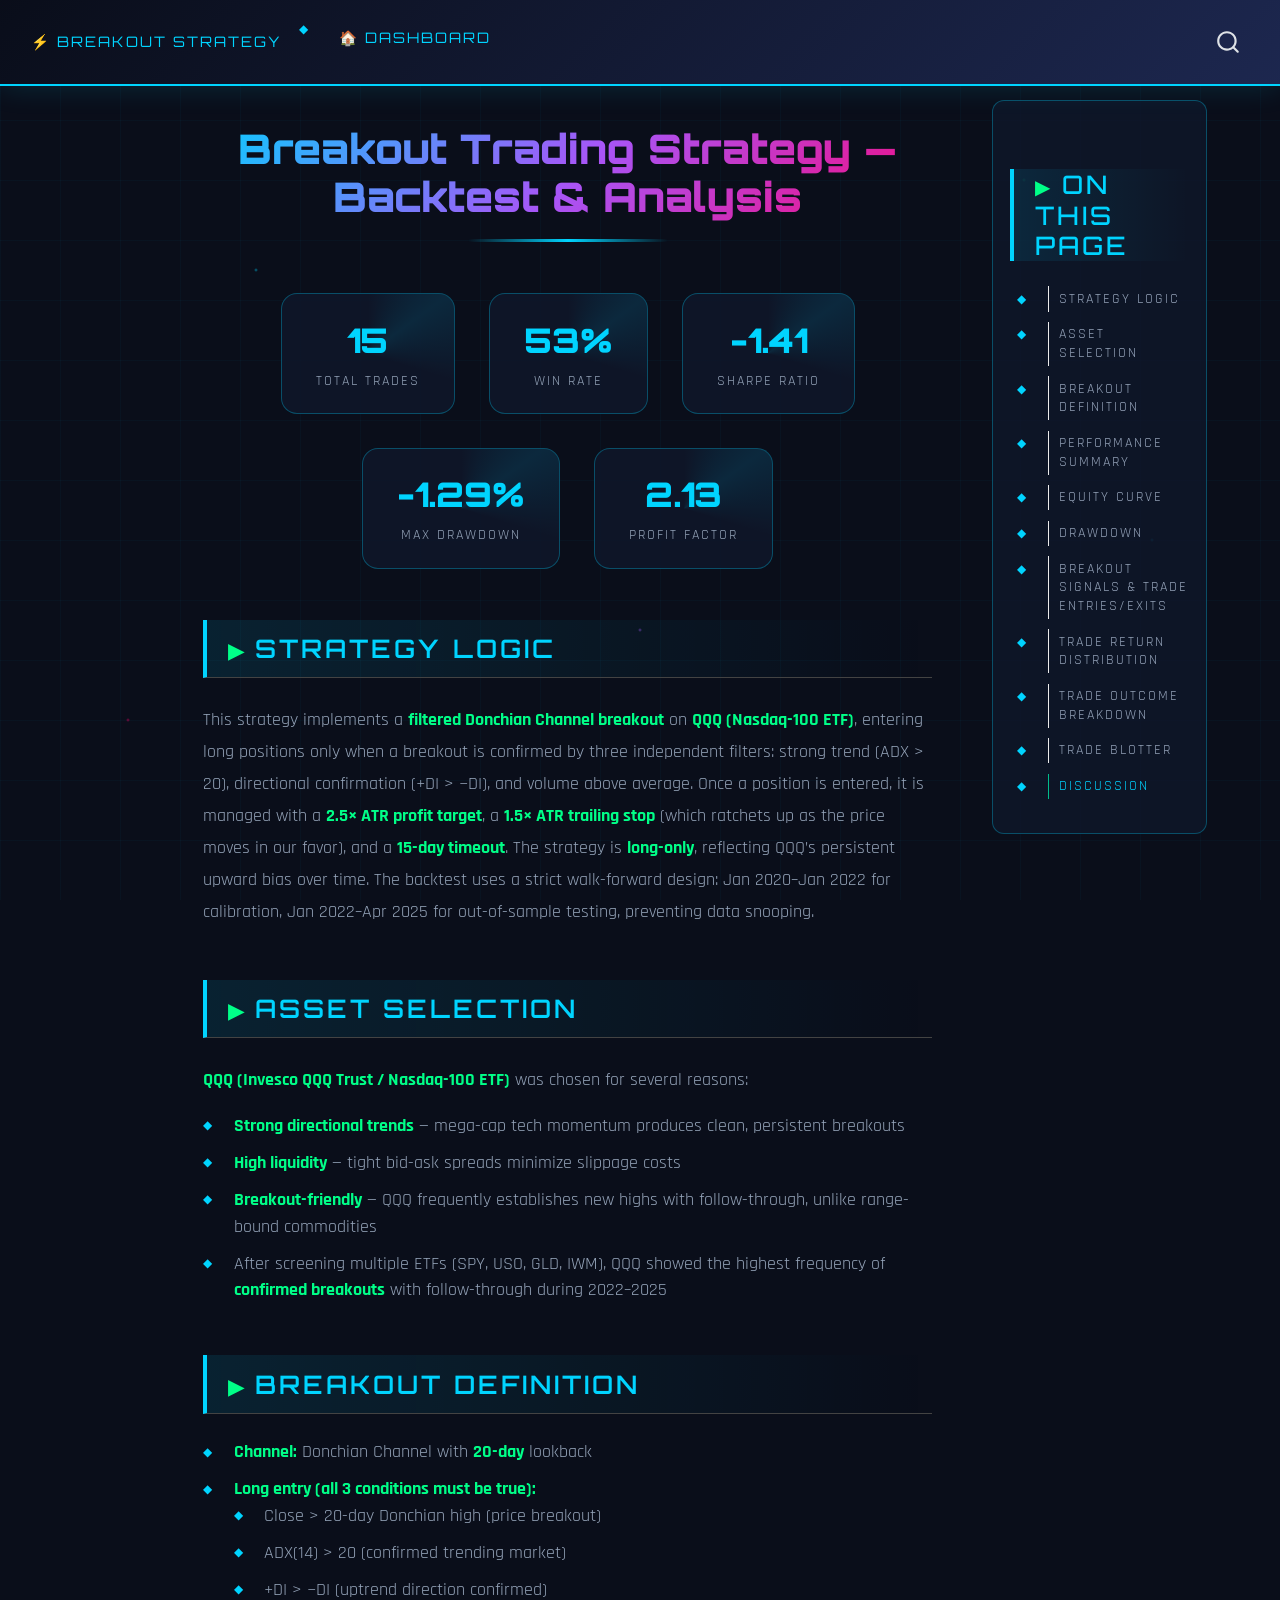
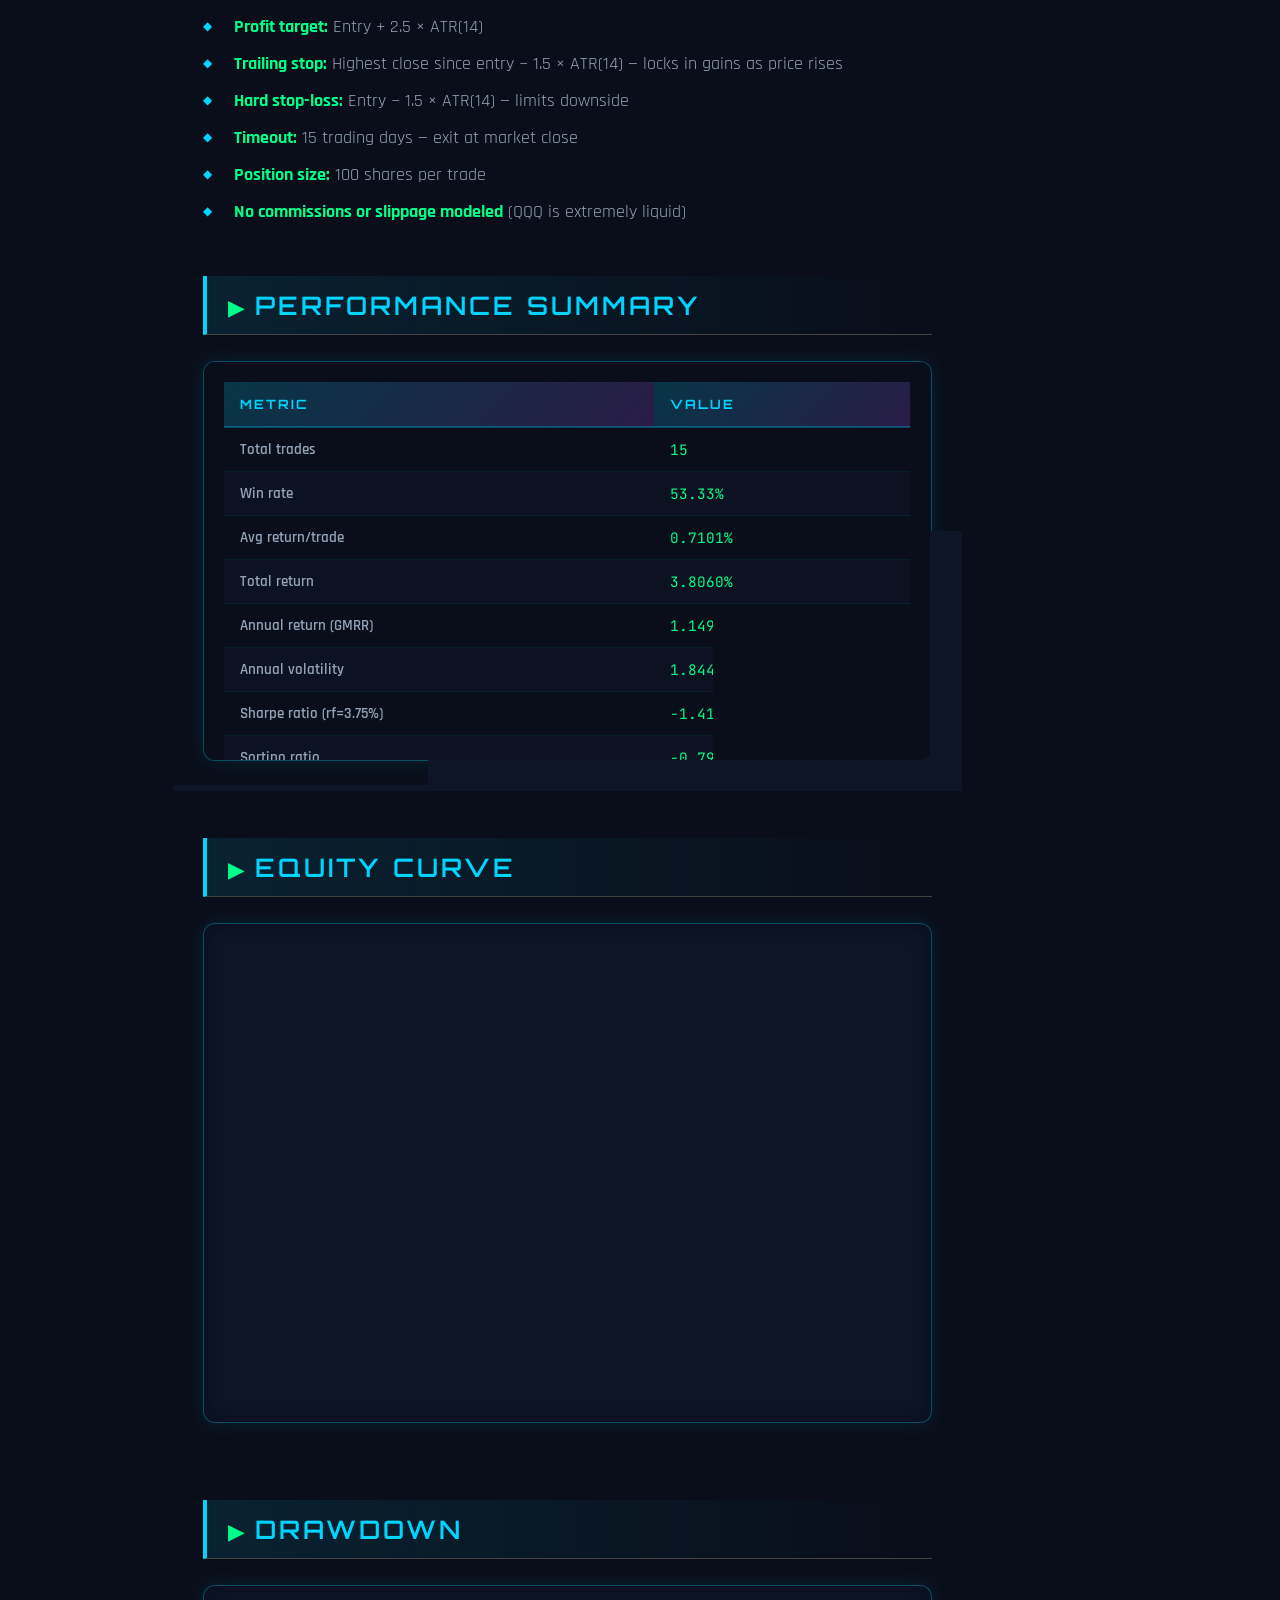
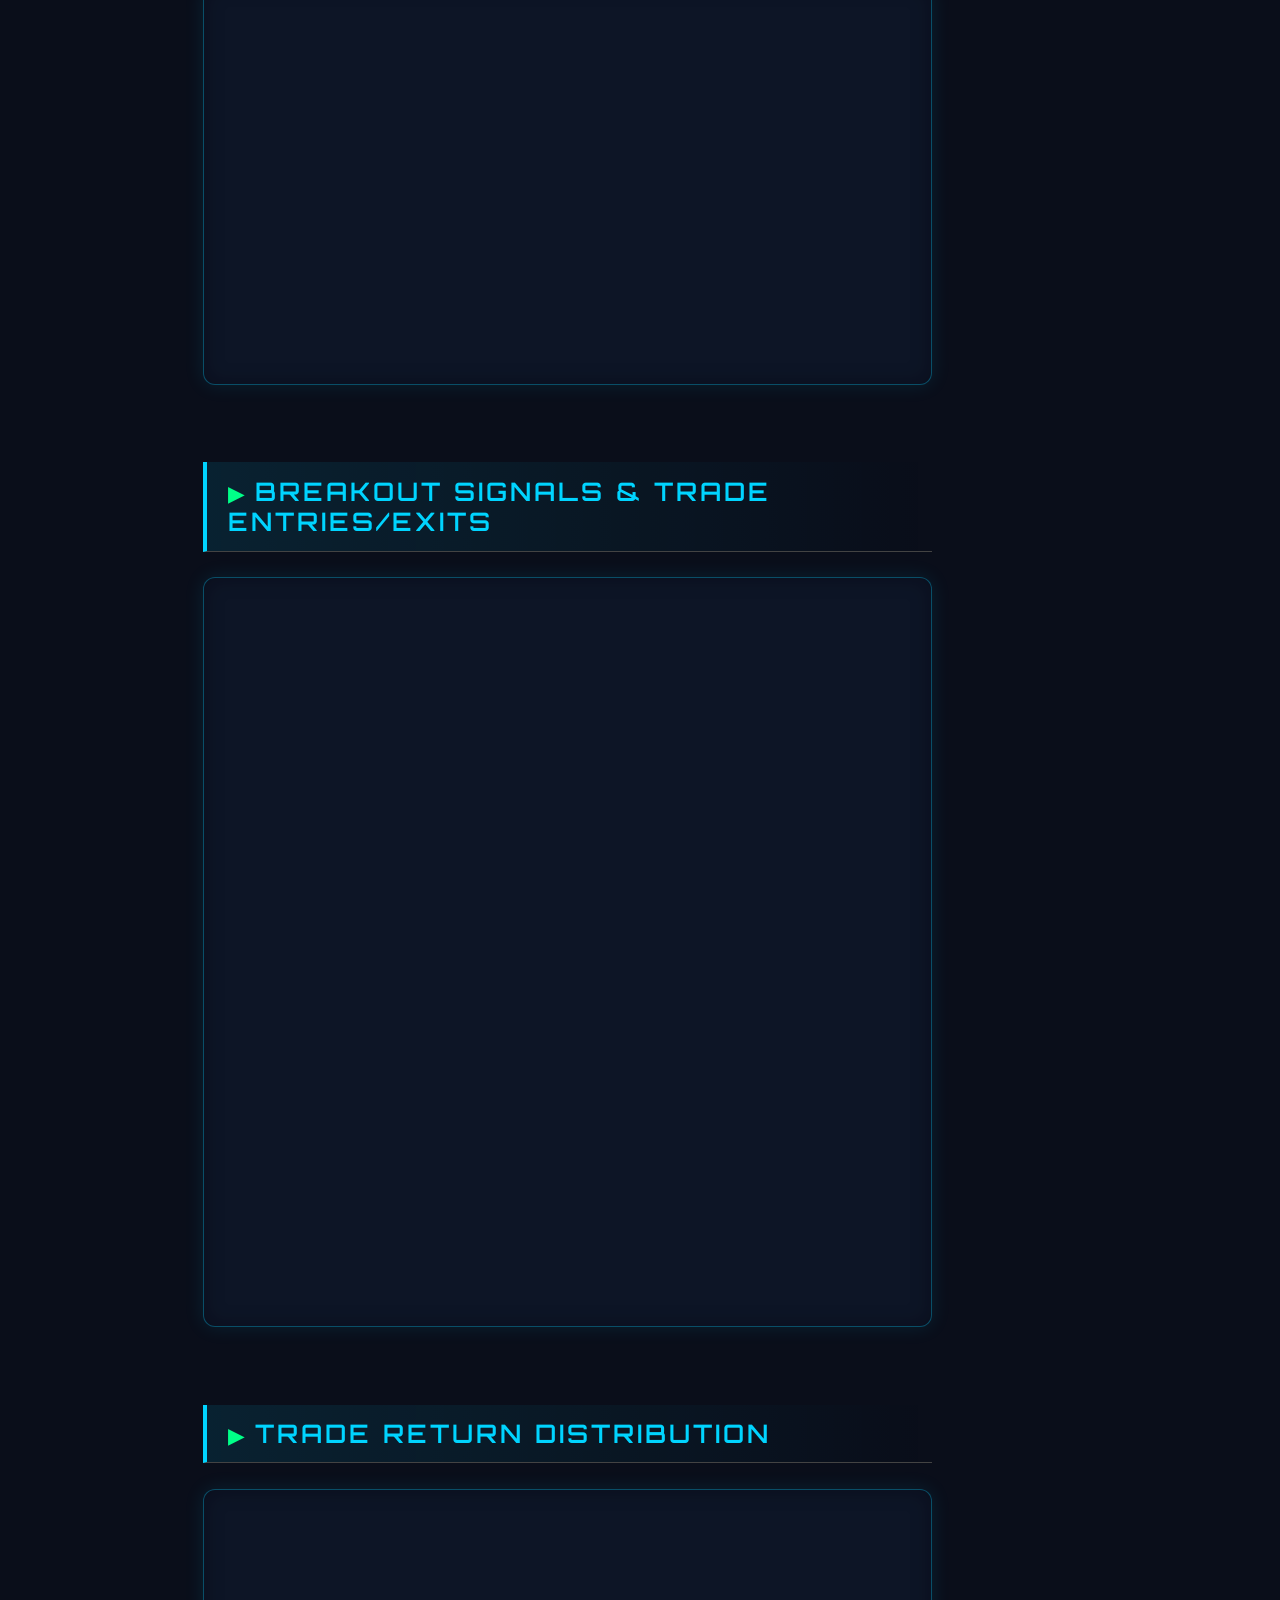
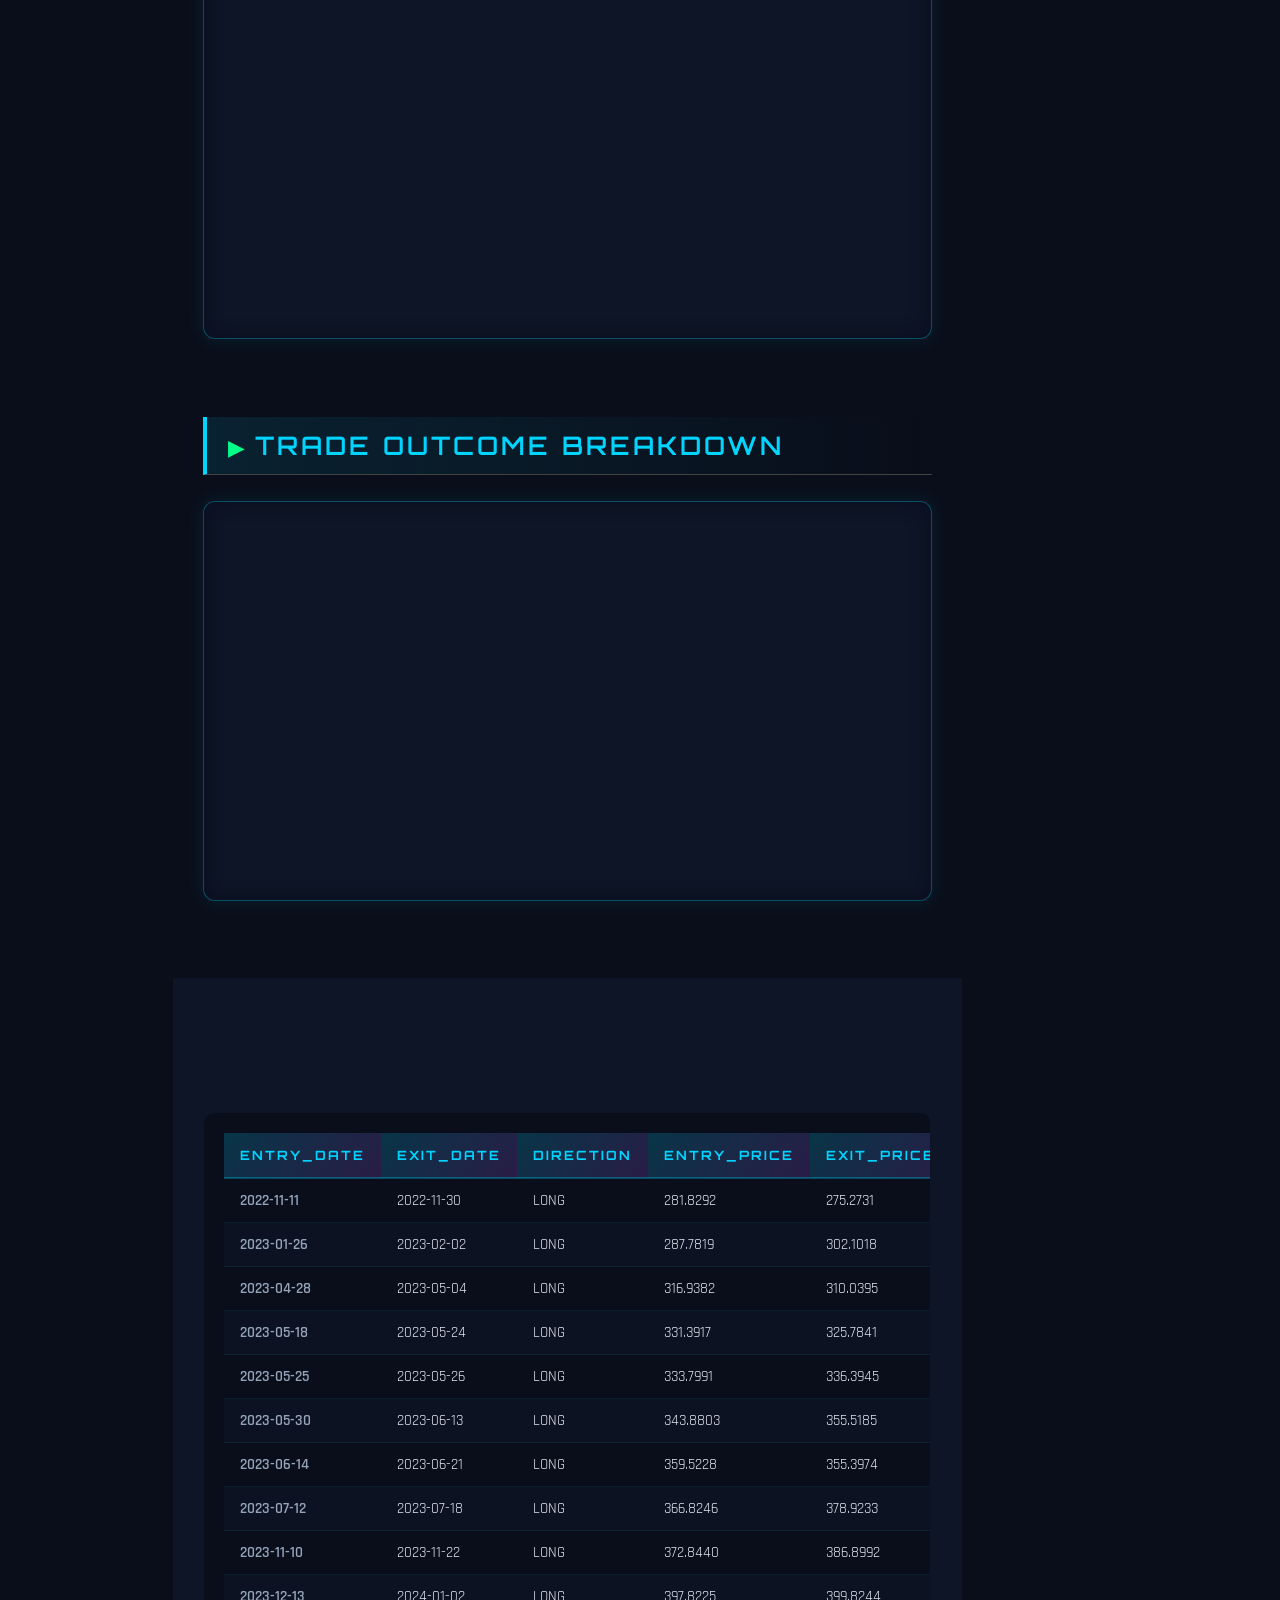
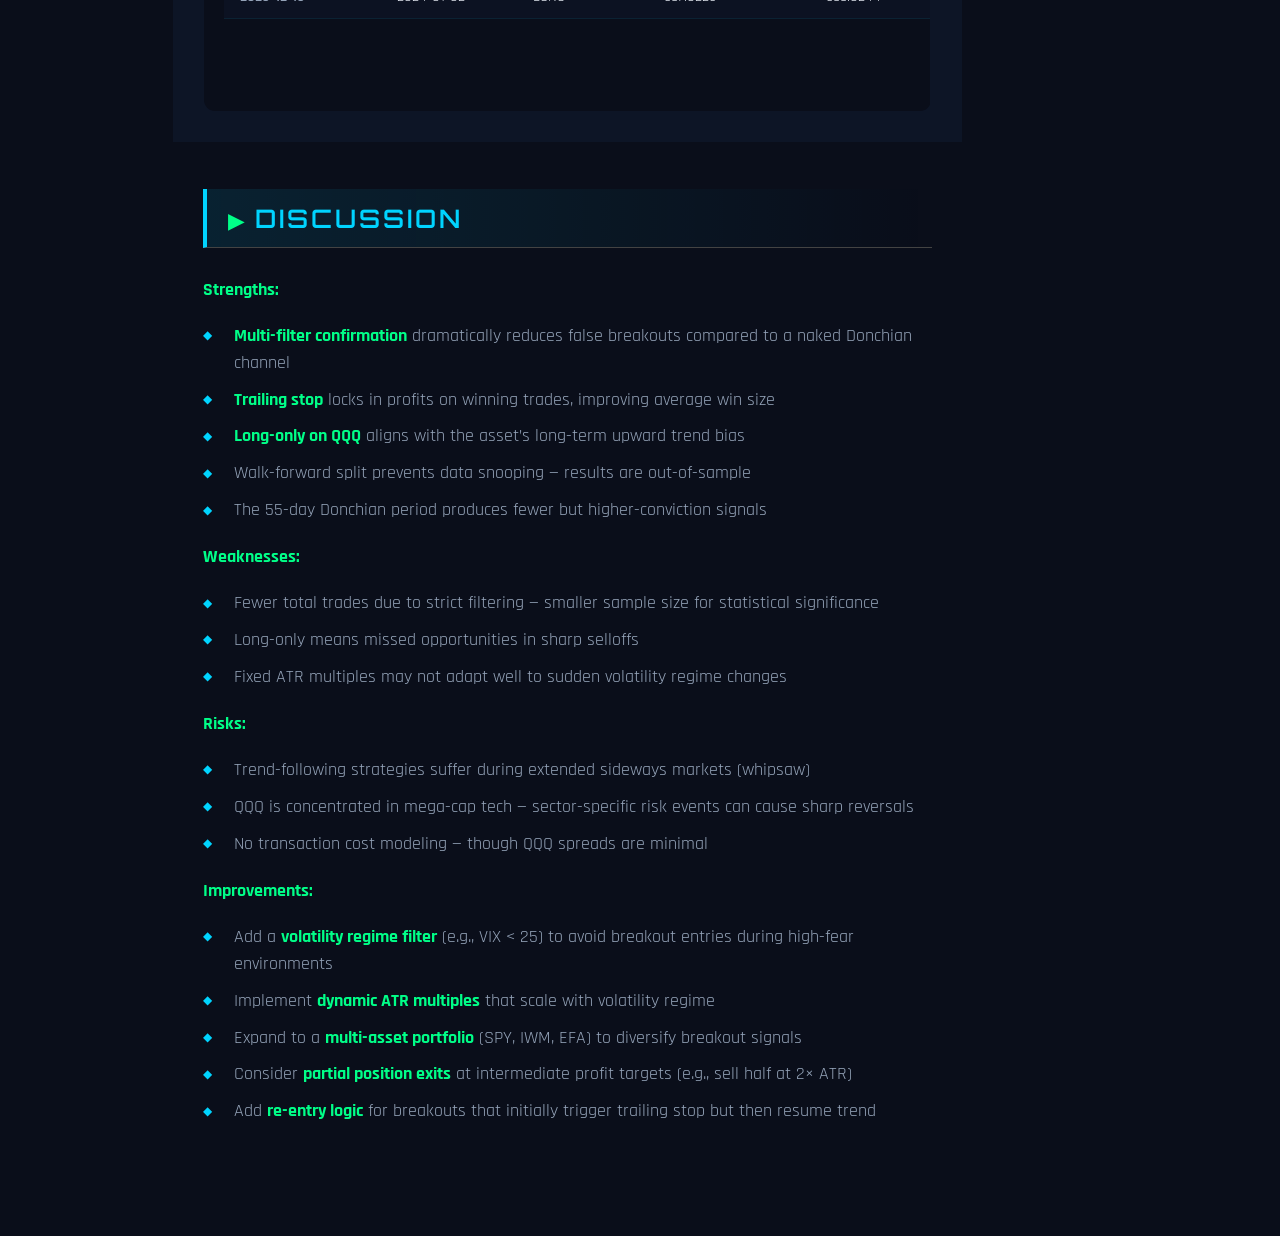
<file: docs/index.html>
<!DOCTYPE html>
<html xmlns="http://www.w3.org/1999/xhtml" lang="en" xml:lang="en"><head>

<meta charset="utf-8">
<meta name="generator" content="quarto-1.9.36">

<meta name="viewport" content="width=device-width, initial-scale=1.0, user-scalable=yes">


<title>Breakout Trading Strategy — Backtest &amp; Analysis – ⚡ BREAKOUT STRATEGY</title>
<style>
/* Default styles provided by pandoc.
** See https://pandoc.org/MANUAL.html#variables-for-html for config info.
*/
code{white-space: pre-wrap;}
span.smallcaps{font-variant: small-caps;}
div.columns{display: flex; gap: min(4vw, 1.5em);}
div.column{flex: auto; overflow-x: auto;}
div.hanging-indent{margin-left: 1.5em; text-indent: -1.5em;}
ul.task-list{list-style: none;}
ul.task-list li input[type="checkbox"] {
  width: 0.8em;
  margin: 0 0.8em 0.2em -1em; /* quarto-specific, see https://github.com/quarto-dev/quarto-cli/issues/4556 */ 
  vertical-align: middle;
}
</style>


<script src="site_libs/quarto-nav/quarto-nav.js"></script>
<script src="site_libs/quarto-nav/headroom.min.js"></script>
<script src="site_libs/clipboard/clipboard.min.js"></script>
<script src="site_libs/quarto-search/autocomplete.umd.js"></script>
<script src="site_libs/quarto-search/fuse.min.js"></script>
<script src="site_libs/quarto-search/quarto-search.js"></script>
<meta name="quarto:offset" content="./">
<script src="site_libs/quarto-html/quarto.js" type="module"></script>
<script src="site_libs/quarto-html/tabsets/tabsets.js" type="module"></script>
<script src="site_libs/quarto-html/popper.min.js"></script>
<script src="site_libs/quarto-html/tippy.umd.min.js"></script>
<script src="site_libs/quarto-html/anchor.min.js"></script>
<link href="site_libs/quarto-html/tippy.css" rel="stylesheet">
<link href="site_libs/quarto-html/quarto-syntax-highlighting-dark-f418161beb48e0141c760e455f12af2c.css" rel="stylesheet" id="quarto-text-highlighting-styles">
<script src="site_libs/bootstrap/bootstrap.min.js"></script>
<link href="site_libs/bootstrap/bootstrap-icons.css" rel="stylesheet">
<link href="site_libs/bootstrap/bootstrap-4360c678b5099ca041644eb02eaa1bfe.min.css" rel="stylesheet" append-hash="true" id="quarto-bootstrap" data-mode="dark">
<script id="quarto-search-options" type="application/json">{
  "location": "navbar",
  "copy-button": false,
  "collapse-after": 3,
  "panel-placement": "end",
  "type": "overlay",
  "limit": 50,
  "keyboard-shortcut": [
    "f",
    "/",
    "s"
  ],
  "show-item-context": false,
  "language": {
    "search-no-results-text": "No results",
    "search-matching-documents-text": "matching documents",
    "search-copy-link-title": "Copy link to search",
    "search-hide-matches-text": "Hide additional matches",
    "search-more-match-text": "more match in this document",
    "search-more-matches-text": "more matches in this document",
    "search-clear-button-title": "Clear",
    "search-text-placeholder": "",
    "search-detached-cancel-button-title": "Cancel",
    "search-submit-button-title": "Submit",
    "search-label": "Search"
  }
}</script>


<link rel="stylesheet" href="styles.css">
</head>

<body class="nav-fixed quarto-light">

<div id="quarto-search-results"></div>
  <header id="quarto-header" class="headroom fixed-top">
    <nav class="navbar navbar-expand-lg " data-bs-theme="dark">
      <div class="navbar-container container-fluid">
      <div class="navbar-brand-container mx-auto">
    <a class="navbar-brand" href="./index.html">
    <span class="navbar-title">⚡ BREAKOUT STRATEGY</span>
    </a>
  </div>
            <div id="quarto-search" class="" title="Search"></div>
          <button class="navbar-toggler" type="button" data-bs-toggle="collapse" data-bs-target="#navbarCollapse" aria-controls="navbarCollapse" role="menu" aria-expanded="false" aria-label="Toggle navigation" onclick="if (window.quartoToggleHeadroom) { window.quartoToggleHeadroom(); }">
  <span class="navbar-toggler-icon"></span>
</button>
          <div class="collapse navbar-collapse" id="navbarCollapse">
            <ul class="navbar-nav navbar-nav-scroll me-auto">
  <li class="nav-item">
    <a class="nav-link active" href="./index.html" aria-current="page"> 
<span class="menu-text">🏠 Dashboard</span></a>
  </li>  
</ul>
          </div> <!-- /navcollapse -->
            <div class="quarto-navbar-tools">
</div>
      </div> <!-- /container-fluid -->
    </nav>
</header>
<!-- content -->
<div id="quarto-content" class="quarto-container page-columns page-rows-contents page-layout-article page-navbar">
<!-- sidebar -->
<!-- margin-sidebar -->
    <div id="quarto-margin-sidebar" class="sidebar margin-sidebar">
        <nav id="TOC" role="doc-toc" class="toc-active">
    <h2 id="toc-title">On this page</h2>
   
  <ul>
  <li><a href="#strategy-logic" id="toc-strategy-logic" class="nav-link active" data-scroll-target="#strategy-logic">Strategy Logic</a></li>
  <li><a href="#asset-selection" id="toc-asset-selection" class="nav-link" data-scroll-target="#asset-selection">Asset Selection</a></li>
  <li><a href="#breakout-definition" id="toc-breakout-definition" class="nav-link" data-scroll-target="#breakout-definition">Breakout Definition</a></li>
  <li><a href="#performance-summary" id="toc-performance-summary" class="nav-link" data-scroll-target="#performance-summary">Performance Summary</a></li>
  <li><a href="#equity-curve" id="toc-equity-curve" class="nav-link" data-scroll-target="#equity-curve">Equity Curve</a></li>
  <li><a href="#drawdown" id="toc-drawdown" class="nav-link" data-scroll-target="#drawdown">Drawdown</a></li>
  <li><a href="#breakout-signals-trade-entriesexits" id="toc-breakout-signals-trade-entriesexits" class="nav-link" data-scroll-target="#breakout-signals-trade-entriesexits">Breakout Signals &amp; Trade Entries/Exits</a></li>
  <li><a href="#trade-return-distribution" id="toc-trade-return-distribution" class="nav-link" data-scroll-target="#trade-return-distribution">Trade Return Distribution</a></li>
  <li><a href="#trade-outcome-breakdown" id="toc-trade-outcome-breakdown" class="nav-link" data-scroll-target="#trade-outcome-breakdown">Trade Outcome Breakdown</a></li>
  <li><a href="#trade-blotter" id="toc-trade-blotter" class="nav-link" data-scroll-target="#trade-blotter">Trade Blotter</a></li>
  <li><a href="#discussion" id="toc-discussion" class="nav-link" data-scroll-target="#discussion">Discussion</a></li>
  </ul>
</nav>
    </div>
<!-- main -->
<main class="content" id="quarto-document-content">

<header id="title-block-header" class="quarto-title-block default">
<div class="quarto-title">
<h1 class="title">Breakout Trading Strategy — Backtest &amp; Analysis</h1>
</div>



<div class="quarto-title-meta">

    
  
    
  </div>
  


</header>


<div id="stats-banner" style="display:flex; justify-content:center; gap:2rem; flex-wrap:wrap; margin:1.5rem 0 2rem;">
  <div class="stat-card">
    <div class="stat-number" id="sn-trades" data-target="0">0</div>
    <div class="stat-label">Total Trades</div>
  </div>
  <div class="stat-card">
    <div class="stat-number" id="sn-winrate" data-target="0" data-suffix="%">0%</div>
    <div class="stat-label">Win Rate</div>
  </div>
  <div class="stat-card">
    <div class="stat-number" id="sn-sharpe" data-target="0" data-decimal="true">0</div>
    <div class="stat-label">Sharpe Ratio</div>
  </div>
  <div class="stat-card">
    <div class="stat-number" id="sn-dd" data-target="0" data-decimal="true" data-suffix="%">0%</div>
    <div class="stat-label">Max Drawdown</div>
  </div>
  <div class="stat-card">
    <div class="stat-number" id="sn-pf" data-target="0" data-decimal="true">0</div>
    <div class="stat-label">Profit Factor</div>
  </div>
</div>

<style>
.stat-card {
  background: rgba(15,23,42,0.9);
  border: 1px solid rgba(0,212,255,0.3);
  border-radius: 16px;
  padding: 1.2rem 2rem;
  text-align: center;
  min-width: 140px;
  transition: all 0.4s ease;
  cursor: default;
  position: relative;
  overflow: hidden;
}
.stat-card::before {
  content: '';
  position: absolute;
  top: -50%; left: -50%;
  width: 200%; height: 200%;
  background: conic-gradient(transparent, rgba(0,212,255,0.1), transparent 30%);
  animation: rotateBorder 4s linear infinite;
}
@keyframes rotateBorder {
  100% { transform: rotate(360deg); }
}
.stat-card:hover {
  border-color: #00d4ff;
  box-shadow: 0 0 30px rgba(0,212,255,0.3), 0 0 60px rgba(0,212,255,0.1);
  transform: translateY(-5px) scale(1.05);
}
.stat-number {
  font-family: 'Orbitron', monospace;
  font-size: 2rem;
  font-weight: 900;
  color: #00d4ff;
  position: relative;
  z-index: 1;
}
.stat-label {
  font-family: 'Rajdhani', sans-serif;
  color: #94a3b8;
  font-size: 0.85rem;
  text-transform: uppercase;
  letter-spacing: 2px;
  margin-top: 0.3rem;
  position: relative;
  z-index: 1;
}
</style>

<script>
document.addEventListener('DOMContentLoaded', function() {
  // Load metrics from CSV dynamically
  fetch('summary_metrics.csv')
    .then(r => r.text())
    .then(csv => {
      const rows = csv.trim().split('\n').slice(1);
      const m = {};
      rows.forEach(row => {
        const [key, val] = row.split(',');
        m[key] = val;
      });
      // Parse and set targets
      const pairs = [
        ['sn-trades', m['Total trades'], false, ''],
        ['sn-winrate', parseFloat(m['Win rate']), false, '%'],
        ['sn-sharpe', parseFloat(m['Sharpe ratio (rf=3.75%)']), true, ''],
        ['sn-dd', parseFloat(m['Max drawdown']), true, '%'],
        ['sn-pf', parseFloat(m['Profit factor']), true, ''],
      ];
      pairs.forEach(([id, target, dec, suf]) => {
        const el = document.getElementById(id);
        if (el) { el.dataset.target = target; el.dataset.decimal = dec; el.dataset.suffix = suf; }
      });
      animateCounters();
    });

  function animateCounters() {
    document.querySelectorAll('.stat-number').forEach(el => {
      const target = parseFloat(el.dataset.target);
      if (isNaN(target)) return;
      const isDecimal = el.dataset.decimal === 'true';
      const suffix = el.dataset.suffix || '';
      const duration = 2000;
      const start = performance.now();
      function update(now) {
        const elapsed = now - start;
        const progress = Math.min(elapsed / duration, 1);
        const eased = 1 - Math.pow(1 - progress, 3);
        const current = target * eased;
        el.textContent = (isDecimal ? current.toFixed(2) : Math.round(current)) + suffix;
        if (progress < 1) requestAnimationFrame(update);
      }
      requestAnimationFrame(update);
    });
  }

  const sections = document.querySelectorAll('.level2');
  const sectionObserver = new IntersectionObserver((entries) => {
    entries.forEach(entry => {
      if (entry.isIntersecting) {
        entry.target.style.opacity = '1';
        entry.target.style.transform = 'translateY(0)';
      }
    });
  }, { threshold: 0.1 });
  sections.forEach(s => sectionObserver.observe(s));
});
</script>
<section id="strategy-logic" class="level2">
<h2 class="anchored" data-anchor-id="strategy-logic">Strategy Logic</h2>
<p>This strategy implements a <strong>filtered Donchian Channel breakout</strong> on <strong>QQQ (Nasdaq-100 ETF)</strong>, entering long positions only when a breakout is confirmed by three independent filters: strong trend (ADX &gt; 20), directional confirmation (+DI &gt; −DI), and volume above average. Once a position is entered, it is managed with a <strong>2.5× ATR profit target</strong>, a <strong>1.5× ATR trailing stop</strong> (which ratchets up as the price moves in our favor), and a <strong>15-day timeout</strong>. The strategy is <strong>long-only</strong>, reflecting QQQ’s persistent upward bias over time. The backtest uses a strict walk-forward design: Jan 2020–Jan 2022 for calibration, Jan 2022–Apr 2025 for out-of-sample testing, preventing data snooping.</p>
</section>
<section id="asset-selection" class="level2">
<h2 class="anchored" data-anchor-id="asset-selection">Asset Selection</h2>
<p><strong>QQQ (Invesco QQQ Trust / Nasdaq-100 ETF)</strong> was chosen for several reasons:</p>
<ul>
<li><strong>Strong directional trends</strong> — mega-cap tech momentum produces clean, persistent breakouts</li>
<li><strong>High liquidity</strong> — tight bid-ask spreads minimize slippage costs</li>
<li><strong>Breakout-friendly</strong> — QQQ frequently establishes new highs with follow-through, unlike range-bound commodities</li>
<li>After screening multiple ETFs (SPY, USO, GLD, IWM), QQQ showed the highest frequency of <strong>confirmed breakouts</strong> with follow-through during 2022–2025</li>
</ul>
</section>
<section id="breakout-definition" class="level2">
<h2 class="anchored" data-anchor-id="breakout-definition">Breakout Definition</h2>
<ul>
<li><strong>Channel:</strong> Donchian Channel with <strong>20-day</strong> lookback</li>
<li><strong>Long entry (all 3 conditions must be true):</strong>
<ul>
<li>Close &gt; 20-day Donchian high (price breakout)</li>
<li>ADX(14) &gt; 20 (confirmed trending market)</li>
<li>+DI &gt; −DI (uptrend direction confirmed)</li>
</ul></li>
<li><strong>Profit target:</strong> Entry + 2.5 × ATR(14)</li>
<li><strong>Trailing stop:</strong> Highest close since entry − 1.5 × ATR(14) — locks in gains as price rises</li>
<li><strong>Hard stop-loss:</strong> Entry − 1.5 × ATR(14) — limits downside</li>
<li><strong>Timeout:</strong> 15 trading days — exit at market close</li>
<li><strong>Position size:</strong> 100 shares per trade</li>
<li><strong>No commissions or slippage modeled</strong> (QQQ is extremely liquid)</li>
</ul>
</section>
<section id="performance-summary" class="level2">
<h2 class="anchored" data-anchor-id="performance-summary">Performance Summary</h2>
<iframe src="summary_table.html" width="100%" height="400" style="border:none;"></iframe>
</section>
<section id="equity-curve" class="level2">
<h2 class="anchored" data-anchor-id="equity-curve">Equity Curve</h2>
<iframe src="equity_curve.html" width="100%" height="500" style="border:none;"></iframe>
</section>
<section id="drawdown" class="level2">
<h2 class="anchored" data-anchor-id="drawdown">Drawdown</h2>
<iframe src="drawdown.html" width="100%" height="400" style="border:none;"></iframe>
</section>
<section id="breakout-signals-trade-entriesexits" class="level2">
<h2 class="anchored" data-anchor-id="breakout-signals-trade-entriesexits">Breakout Signals &amp; Trade Entries/Exits</h2>
<iframe src="breakout_signals.html" width="100%" height="750" style="border:none;"></iframe>
</section>
<section id="trade-return-distribution" class="level2">
<h2 class="anchored" data-anchor-id="trade-return-distribution">Trade Return Distribution</h2>
<iframe src="trade_distribution.html" width="100%" height="450" style="border:none;"></iframe>
</section>
<section id="trade-outcome-breakdown" class="level2">
<h2 class="anchored" data-anchor-id="trade-outcome-breakdown">Trade Outcome Breakdown</h2>
<iframe src="trade_outcomes.html" width="100%" height="400" style="border:none;"></iframe>
</section>
<section id="trade-blotter" class="level2">
<h2 class="anchored" data-anchor-id="trade-blotter">Trade Blotter</h2>
<p>Download: <a href="trades.csv">trades.csv</a></p>
<iframe src="blotter_table.html" width="100%" height="600" style="border:none;"></iframe>
</section>
<section id="discussion" class="level2">
<h2 class="anchored" data-anchor-id="discussion">Discussion</h2>
<p><strong>Strengths:</strong></p>
<ul>
<li><strong>Multi-filter confirmation</strong> dramatically reduces false breakouts compared to a naked Donchian channel</li>
<li><strong>Trailing stop</strong> locks in profits on winning trades, improving average win size</li>
<li><strong>Long-only on QQQ</strong> aligns with the asset’s long-term upward trend bias</li>
<li>Walk-forward split prevents data snooping — results are out-of-sample</li>
<li>The 55-day Donchian period produces fewer but higher-conviction signals</li>
</ul>
<p><strong>Weaknesses:</strong></p>
<ul>
<li>Fewer total trades due to strict filtering — smaller sample size for statistical significance</li>
<li>Long-only means missed opportunities in sharp selloffs</li>
<li>Fixed ATR multiples may not adapt well to sudden volatility regime changes</li>
</ul>
<p><strong>Risks:</strong></p>
<ul>
<li>Trend-following strategies suffer during extended sideways markets (whipsaw)</li>
<li>QQQ is concentrated in mega-cap tech — sector-specific risk events can cause sharp reversals</li>
<li>No transaction cost modeling — though QQQ spreads are minimal</li>
</ul>
<p><strong>Improvements:</strong></p>
<ul>
<li>Add a <strong>volatility regime filter</strong> (e.g., VIX &lt; 25) to avoid breakout entries during high-fear environments</li>
<li>Implement <strong>dynamic ATR multiples</strong> that scale with volatility regime</li>
<li>Expand to a <strong>multi-asset portfolio</strong> (SPY, IWM, EFA) to diversify breakout signals</li>
<li>Consider <strong>partial position exits</strong> at intermediate profit targets (e.g., sell half at 2× ATR)</li>
<li>Add <strong>re-entry logic</strong> for breakouts that initially trigger trailing stop but then resume trend</li>
</ul>


</section>

</main> <!-- /main -->
<script id="quarto-html-after-body" type="application/javascript">
  window.document.addEventListener("DOMContentLoaded", function (event) {
    const icon = "";
    const anchorJS = new window.AnchorJS();
    anchorJS.options = {
      placement: 'right',
      icon: icon
    };
    anchorJS.add('.anchored');
    const isCodeAnnotation = (el) => {
      for (const clz of el.classList) {
        if (clz.startsWith('code-annotation-')) {                     
          return true;
        }
      }
      return false;
    }
    const onCopySuccess = function(e) {
      // button target
      const button = e.trigger;
      // don't keep focus
      button.blur();
      // flash "checked"
      button.classList.add('code-copy-button-checked');
      var currentTitle = button.getAttribute("title");
      button.setAttribute("title", "Copied!");
      let tooltip;
      if (window.bootstrap) {
        button.setAttribute("data-bs-toggle", "tooltip");
        button.setAttribute("data-bs-placement", "left");
        button.setAttribute("data-bs-title", "Copied!");
        tooltip = new bootstrap.Tooltip(button, 
          { trigger: "manual", 
            customClass: "code-copy-button-tooltip",
            offset: [0, -8]});
        tooltip.show();    
      }
      setTimeout(function() {
        if (tooltip) {
          tooltip.hide();
          button.removeAttribute("data-bs-title");
          button.removeAttribute("data-bs-toggle");
          button.removeAttribute("data-bs-placement");
        }
        button.setAttribute("title", currentTitle);
        button.classList.remove('code-copy-button-checked');
      }, 1000);
      // clear code selection
      e.clearSelection();
    }
    const getTextToCopy = function(trigger) {
      const outerScaffold = trigger.parentElement.cloneNode(true);
      const codeEl = outerScaffold.querySelector('code');
      for (const childEl of codeEl.children) {
        if (isCodeAnnotation(childEl)) {
          childEl.remove();
        }
      }
      return codeEl.innerText;
    }
    const clipboard = new window.ClipboardJS('.code-copy-button:not([data-in-quarto-modal])', {
      text: getTextToCopy
    });
    clipboard.on('success', onCopySuccess);
    if (window.document.getElementById('quarto-embedded-source-code-modal')) {
      const clipboardModal = new window.ClipboardJS('.code-copy-button[data-in-quarto-modal]', {
        text: getTextToCopy,
        container: window.document.getElementById('quarto-embedded-source-code-modal')
      });
      clipboardModal.on('success', onCopySuccess);
    }
      var localhostRegex = new RegExp(/^(?:http|https):\/\/localhost\:?[0-9]*\//);
      var mailtoRegex = new RegExp(/^mailto:/);
        var filterRegex = new RegExp('/' + window.location.host + '/');
      var isInternal = (href) => {
          return filterRegex.test(href) || localhostRegex.test(href) || mailtoRegex.test(href);
      }
      // Inspect non-navigation links and adorn them if external
     var links = window.document.querySelectorAll('a[href]:not(.nav-link):not(.navbar-brand):not(.toc-action):not(.sidebar-link):not(.sidebar-item-toggle):not(.pagination-link):not(.no-external):not([aria-hidden]):not(.dropdown-item):not(.quarto-navigation-tool):not(.about-link)');
      for (var i=0; i<links.length; i++) {
        const link = links[i];
        if (!isInternal(link.href)) {
          // undo the damage that might have been done by quarto-nav.js in the case of
          // links that we want to consider external
          if (link.dataset.originalHref !== undefined) {
            link.href = link.dataset.originalHref;
          }
        }
      }
    function tippyHover(el, contentFn, onTriggerFn, onUntriggerFn) {
      const config = {
        allowHTML: true,
        maxWidth: 500,
        delay: 100,
        arrow: false,
        appendTo: function(el) {
            return el.parentElement;
        },
        interactive: true,
        interactiveBorder: 10,
        theme: 'quarto',
        placement: 'bottom-start',
      };
      if (contentFn) {
        config.content = contentFn;
      }
      if (onTriggerFn) {
        config.onTrigger = onTriggerFn;
      }
      if (onUntriggerFn) {
        config.onUntrigger = onUntriggerFn;
      }
      window.tippy(el, config); 
    }
    const noterefs = window.document.querySelectorAll('a[role="doc-noteref"]');
    for (var i=0; i<noterefs.length; i++) {
      const ref = noterefs[i];
      tippyHover(ref, function() {
        // use id or data attribute instead here
        let href = ref.getAttribute('data-footnote-href') || ref.getAttribute('href');
        try { href = new URL(href).hash; } catch {}
        const id = href.replace(/^#\/?/, "");
        const note = window.document.getElementById(id);
        if (note) {
          return note.innerHTML;
        } else {
          return "";
        }
      });
    }
    const xrefs = window.document.querySelectorAll('a.quarto-xref');
    const processXRef = (id, note) => {
      // Strip column container classes
      const stripColumnClz = (el) => {
        el.classList.remove("page-full", "page-columns");
        if (el.children) {
          for (const child of el.children) {
            stripColumnClz(child);
          }
        }
      }
      stripColumnClz(note)
      if (id === null || id.startsWith('sec-')) {
        // Special case sections, only their first couple elements
        const container = document.createElement("div");
        if (note.children && note.children.length > 2) {
          container.appendChild(note.children[0].cloneNode(true));
          for (let i = 1; i < note.children.length; i++) {
            const child = note.children[i];
            if (child.tagName === "P" && child.innerText === "") {
              continue;
            } else {
              container.appendChild(child.cloneNode(true));
              break;
            }
          }
          if (window.Quarto?.typesetMath) {
            window.Quarto.typesetMath(container);
          }
          return container.innerHTML
        } else {
          if (window.Quarto?.typesetMath) {
            window.Quarto.typesetMath(note);
          }
          return note.innerHTML;
        }
      } else {
        // Remove any anchor links if they are present
        const anchorLink = note.querySelector('a.anchorjs-link');
        if (anchorLink) {
          anchorLink.remove();
        }
        if (window.Quarto?.typesetMath) {
          window.Quarto.typesetMath(note);
        }
        if (note.classList.contains("callout")) {
          return note.outerHTML;
        } else {
          return note.innerHTML;
        }
      }
    }
    for (var i=0; i<xrefs.length; i++) {
      const xref = xrefs[i];
      tippyHover(xref, undefined, function(instance) {
        instance.disable();
        let url = xref.getAttribute('href');
        let hash = undefined; 
        if (url.startsWith('#')) {
          hash = url;
        } else {
          try { hash = new URL(url).hash; } catch {}
        }
        if (hash) {
          const id = hash.replace(/^#\/?/, "");
          const note = window.document.getElementById(id);
          if (note !== null) {
            try {
              const html = processXRef(id, note.cloneNode(true));
              instance.setContent(html);
            } finally {
              instance.enable();
              instance.show();
            }
          } else {
            // See if we can fetch this
            fetch(url.split('#')[0])
            .then(res => res.text())
            .then(html => {
              const parser = new DOMParser();
              const htmlDoc = parser.parseFromString(html, "text/html");
              const note = htmlDoc.getElementById(id);
              if (note !== null) {
                const html = processXRef(id, note);
                instance.setContent(html);
              } 
            }).finally(() => {
              instance.enable();
              instance.show();
            });
          }
        } else {
          // See if we can fetch a full url (with no hash to target)
          // This is a special case and we should probably do some content thinning / targeting
          fetch(url)
          .then(res => res.text())
          .then(html => {
            const parser = new DOMParser();
            const htmlDoc = parser.parseFromString(html, "text/html");
            const note = htmlDoc.querySelector('main.content');
            if (note !== null) {
              // This should only happen for chapter cross references
              // (since there is no id in the URL)
              // remove the first header
              if (note.children.length > 0 && note.children[0].tagName === "HEADER") {
                note.children[0].remove();
              }
              const html = processXRef(null, note);
              instance.setContent(html);
            } 
          }).finally(() => {
            instance.enable();
            instance.show();
          });
        }
      }, function(instance) {
      });
    }
        let selectedAnnoteEl;
        const selectorForAnnotation = ( cell, annotation) => {
          let cellAttr = 'data-code-cell="' + cell + '"';
          let lineAttr = 'data-code-annotation="' +  annotation + '"';
          const selector = 'span[' + cellAttr + '][' + lineAttr + ']';
          return selector;
        }
        const selectCodeLines = (annoteEl) => {
          const doc = window.document;
          const targetCell = annoteEl.getAttribute("data-target-cell");
          const targetAnnotation = annoteEl.getAttribute("data-target-annotation");
          const annoteSpan = window.document.querySelector(selectorForAnnotation(targetCell, targetAnnotation));
          const lines = annoteSpan.getAttribute("data-code-lines").split(",");
          const lineIds = lines.map((line) => {
            return targetCell + "-" + line;
          })
          let top = null;
          let height = null;
          let parent = null;
          if (lineIds.length > 0) {
              //compute the position of the single el (top and bottom and make a div)
              const el = window.document.getElementById(lineIds[0]);
              top = el.offsetTop;
              height = el.offsetHeight;
              parent = el.parentElement.parentElement;
            if (lineIds.length > 1) {
              const lastEl = window.document.getElementById(lineIds[lineIds.length - 1]);
              const bottom = lastEl.offsetTop + lastEl.offsetHeight;
              height = bottom - top;
            }
            if (top !== null && height !== null && parent !== null) {
              // cook up a div (if necessary) and position it 
              let div = window.document.getElementById("code-annotation-line-highlight");
              if (div === null) {
                div = window.document.createElement("div");
                div.setAttribute("id", "code-annotation-line-highlight");
                div.style.position = 'absolute';
                parent.appendChild(div);
              }
              div.style.top = top - 2 + "px";
              div.style.height = height + 4 + "px";
              div.style.left = 0;
              let gutterDiv = window.document.getElementById("code-annotation-line-highlight-gutter");
              if (gutterDiv === null) {
                gutterDiv = window.document.createElement("div");
                gutterDiv.setAttribute("id", "code-annotation-line-highlight-gutter");
                gutterDiv.style.position = 'absolute';
                const codeCell = window.document.getElementById(targetCell);
                const gutter = codeCell.querySelector('.code-annotation-gutter');
                gutter.appendChild(gutterDiv);
              }
              gutterDiv.style.top = top - 2 + "px";
              gutterDiv.style.height = height + 4 + "px";
            }
            selectedAnnoteEl = annoteEl;
          }
        };
        const unselectCodeLines = () => {
          const elementsIds = ["code-annotation-line-highlight", "code-annotation-line-highlight-gutter"];
          elementsIds.forEach((elId) => {
            const div = window.document.getElementById(elId);
            if (div) {
              div.remove();
            }
          });
          selectedAnnoteEl = undefined;
        };
          // Handle positioning of the toggle
      window.addEventListener(
        "resize",
        throttle(() => {
          elRect = undefined;
          if (selectedAnnoteEl) {
            selectCodeLines(selectedAnnoteEl);
          }
        }, 10)
      );
      function throttle(fn, ms) {
      let throttle = false;
      let timer;
        return (...args) => {
          if(!throttle) { // first call gets through
              fn.apply(this, args);
              throttle = true;
          } else { // all the others get throttled
              if(timer) clearTimeout(timer); // cancel #2
              timer = setTimeout(() => {
                fn.apply(this, args);
                timer = throttle = false;
              }, ms);
          }
        };
      }
        // Attach click handler to the DT
        const annoteDls = window.document.querySelectorAll('dt[data-target-cell]');
        for (const annoteDlNode of annoteDls) {
          annoteDlNode.addEventListener('click', (event) => {
            const clickedEl = event.target;
            if (clickedEl !== selectedAnnoteEl) {
              unselectCodeLines();
              const activeEl = window.document.querySelector('dt[data-target-cell].code-annotation-active');
              if (activeEl) {
                activeEl.classList.remove('code-annotation-active');
              }
              selectCodeLines(clickedEl);
              clickedEl.classList.add('code-annotation-active');
            } else {
              // Unselect the line
              unselectCodeLines();
              clickedEl.classList.remove('code-annotation-active');
            }
          });
        }
    const findCites = (el) => {
      const parentEl = el.parentElement;
      if (parentEl) {
        const cites = parentEl.dataset.cites;
        if (cites) {
          return {
            el,
            cites: cites.split(' ')
          };
        } else {
          return findCites(el.parentElement)
        }
      } else {
        return undefined;
      }
    };
    var bibliorefs = window.document.querySelectorAll('a[role="doc-biblioref"]');
    for (var i=0; i<bibliorefs.length; i++) {
      const ref = bibliorefs[i];
      const citeInfo = findCites(ref);
      if (citeInfo) {
        tippyHover(citeInfo.el, function() {
          var popup = window.document.createElement('div');
          citeInfo.cites.forEach(function(cite) {
            var citeDiv = window.document.createElement('div');
            citeDiv.classList.add('hanging-indent');
            citeDiv.classList.add('csl-entry');
            var biblioDiv = window.document.getElementById('ref-' + cite);
            if (biblioDiv) {
              citeDiv.innerHTML = biblioDiv.innerHTML;
            }
            popup.appendChild(citeDiv);
          });
          return popup.innerHTML;
        });
      }
    }
  });
  </script>
</div> <!-- /content -->




</body></html>
</file>
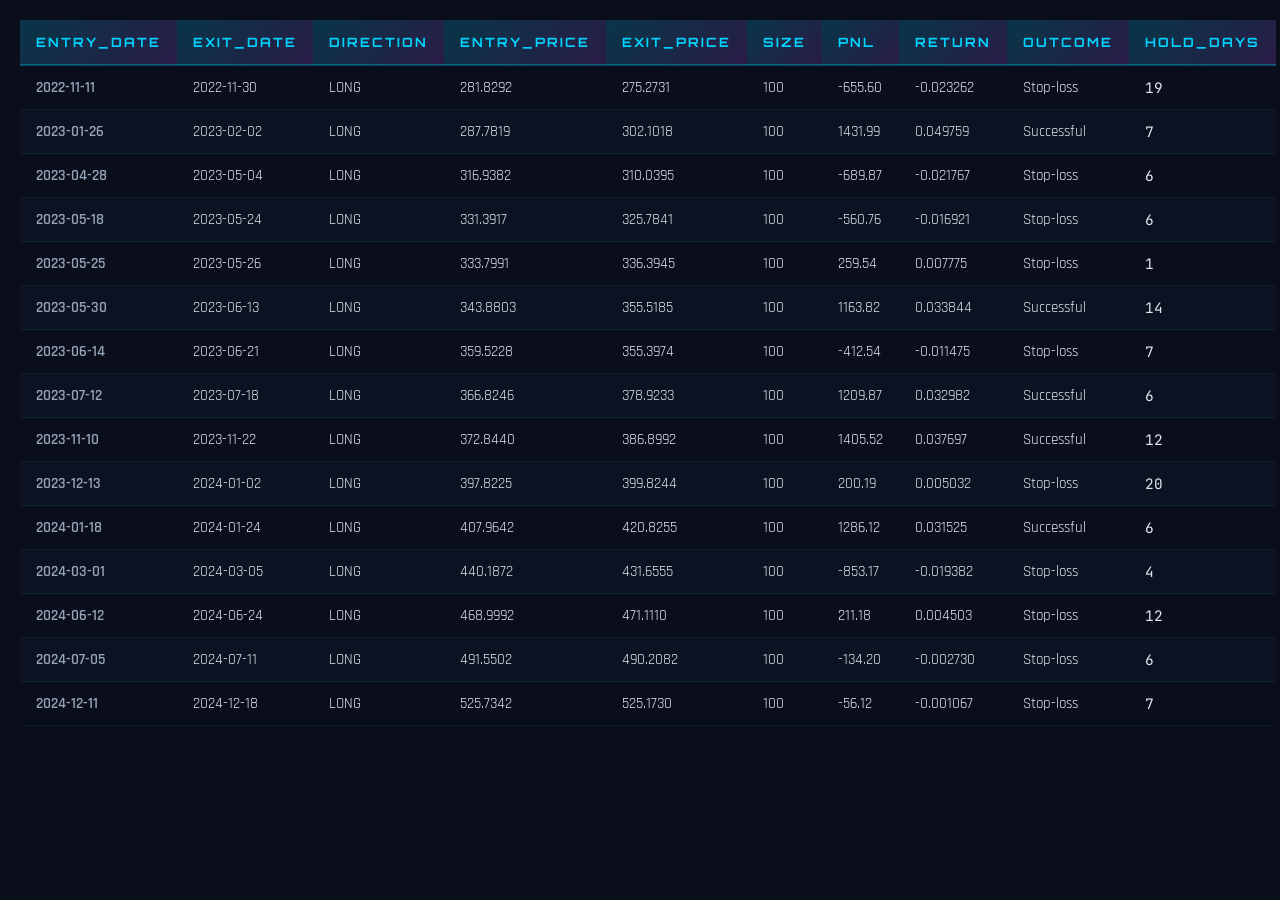
<file: blotter_table.html>
<html><head>
<link href="https://fonts.googleapis.com/css2?family=Orbitron:wght@700&family=Rajdhani:wght@400;600&family=JetBrains+Mono&display=swap" rel="stylesheet">
<style>
body { background: #0a0e1a; margin: 0; padding: 20px; }
table { border-collapse: collapse; width: 100%; font-family: 'Rajdhani', sans-serif; }
th {
  background: linear-gradient(135deg, rgba(0,212,255,0.2), rgba(168,85,247,0.2));
  color: #00d4ff; font-family: 'Orbitron', monospace; font-size: 0.8rem;
  letter-spacing: 2px; text-transform: uppercase; padding: 14px 16px;
  border-bottom: 2px solid rgba(0,212,255,0.3); text-align: left;
}
td { padding: 12px 16px; color: #e2e8f0; border-bottom: 1px solid rgba(0,212,255,0.08); font-size: 0.95rem; }
td:first-child { color: #94a3b8; font-weight: 600; }
td:last-child { color: #e2e8f0; font-family: 'JetBrains Mono', monospace; font-size: 0.9rem; }
tr:hover { background: rgba(0,212,255,0.05); }
tr:nth-child(even) { background: rgba(15,23,42,0.5); }
</style></head><body>
<table class="dataframe">
  <thead>
    <tr style="text-align: right;">
      <th>entry_date</th>
      <th>exit_date</th>
      <th>direction</th>
      <th>entry_price</th>
      <th>exit_price</th>
      <th>size</th>
      <th>pnl</th>
      <th>return</th>
      <th>outcome</th>
      <th>hold_days</th>
    </tr>
  </thead>
  <tbody>
    <tr>
      <td>2022-11-11</td>
      <td>2022-11-30</td>
      <td>LONG</td>
      <td>281.8292</td>
      <td>275.2731</td>
      <td>100</td>
      <td>-655.60</td>
      <td>-0.023262</td>
      <td>Stop-loss</td>
      <td>19</td>
    </tr>
    <tr>
      <td>2023-01-26</td>
      <td>2023-02-02</td>
      <td>LONG</td>
      <td>287.7819</td>
      <td>302.1018</td>
      <td>100</td>
      <td>1431.99</td>
      <td>0.049759</td>
      <td>Successful</td>
      <td>7</td>
    </tr>
    <tr>
      <td>2023-04-28</td>
      <td>2023-05-04</td>
      <td>LONG</td>
      <td>316.9382</td>
      <td>310.0395</td>
      <td>100</td>
      <td>-689.87</td>
      <td>-0.021767</td>
      <td>Stop-loss</td>
      <td>6</td>
    </tr>
    <tr>
      <td>2023-05-18</td>
      <td>2023-05-24</td>
      <td>LONG</td>
      <td>331.3917</td>
      <td>325.7841</td>
      <td>100</td>
      <td>-560.76</td>
      <td>-0.016921</td>
      <td>Stop-loss</td>
      <td>6</td>
    </tr>
    <tr>
      <td>2023-05-25</td>
      <td>2023-05-26</td>
      <td>LONG</td>
      <td>333.7991</td>
      <td>336.3945</td>
      <td>100</td>
      <td>259.54</td>
      <td>0.007775</td>
      <td>Stop-loss</td>
      <td>1</td>
    </tr>
    <tr>
      <td>2023-05-30</td>
      <td>2023-06-13</td>
      <td>LONG</td>
      <td>343.8803</td>
      <td>355.5185</td>
      <td>100</td>
      <td>1163.82</td>
      <td>0.033844</td>
      <td>Successful</td>
      <td>14</td>
    </tr>
    <tr>
      <td>2023-06-14</td>
      <td>2023-06-21</td>
      <td>LONG</td>
      <td>359.5228</td>
      <td>355.3974</td>
      <td>100</td>
      <td>-412.54</td>
      <td>-0.011475</td>
      <td>Stop-loss</td>
      <td>7</td>
    </tr>
    <tr>
      <td>2023-07-12</td>
      <td>2023-07-18</td>
      <td>LONG</td>
      <td>366.8246</td>
      <td>378.9233</td>
      <td>100</td>
      <td>1209.87</td>
      <td>0.032982</td>
      <td>Successful</td>
      <td>6</td>
    </tr>
    <tr>
      <td>2023-11-10</td>
      <td>2023-11-22</td>
      <td>LONG</td>
      <td>372.8440</td>
      <td>386.8992</td>
      <td>100</td>
      <td>1405.52</td>
      <td>0.037697</td>
      <td>Successful</td>
      <td>12</td>
    </tr>
    <tr>
      <td>2023-12-13</td>
      <td>2024-01-02</td>
      <td>LONG</td>
      <td>397.8225</td>
      <td>399.8244</td>
      <td>100</td>
      <td>200.19</td>
      <td>0.005032</td>
      <td>Stop-loss</td>
      <td>20</td>
    </tr>
    <tr>
      <td>2024-01-18</td>
      <td>2024-01-24</td>
      <td>LONG</td>
      <td>407.9642</td>
      <td>420.8255</td>
      <td>100</td>
      <td>1286.12</td>
      <td>0.031525</td>
      <td>Successful</td>
      <td>6</td>
    </tr>
    <tr>
      <td>2024-03-01</td>
      <td>2024-03-05</td>
      <td>LONG</td>
      <td>440.1872</td>
      <td>431.6555</td>
      <td>100</td>
      <td>-853.17</td>
      <td>-0.019382</td>
      <td>Stop-loss</td>
      <td>4</td>
    </tr>
    <tr>
      <td>2024-06-12</td>
      <td>2024-06-24</td>
      <td>LONG</td>
      <td>468.9992</td>
      <td>471.1110</td>
      <td>100</td>
      <td>211.18</td>
      <td>0.004503</td>
      <td>Stop-loss</td>
      <td>12</td>
    </tr>
    <tr>
      <td>2024-07-05</td>
      <td>2024-07-11</td>
      <td>LONG</td>
      <td>491.5502</td>
      <td>490.2082</td>
      <td>100</td>
      <td>-134.20</td>
      <td>-0.002730</td>
      <td>Stop-loss</td>
      <td>6</td>
    </tr>
    <tr>
      <td>2024-12-11</td>
      <td>2024-12-18</td>
      <td>LONG</td>
      <td>525.7342</td>
      <td>525.1730</td>
      <td>100</td>
      <td>-56.12</td>
      <td>-0.001067</td>
      <td>Stop-loss</td>
      <td>7</td>
    </tr>
  </tbody>
</table></body></html>
</file>
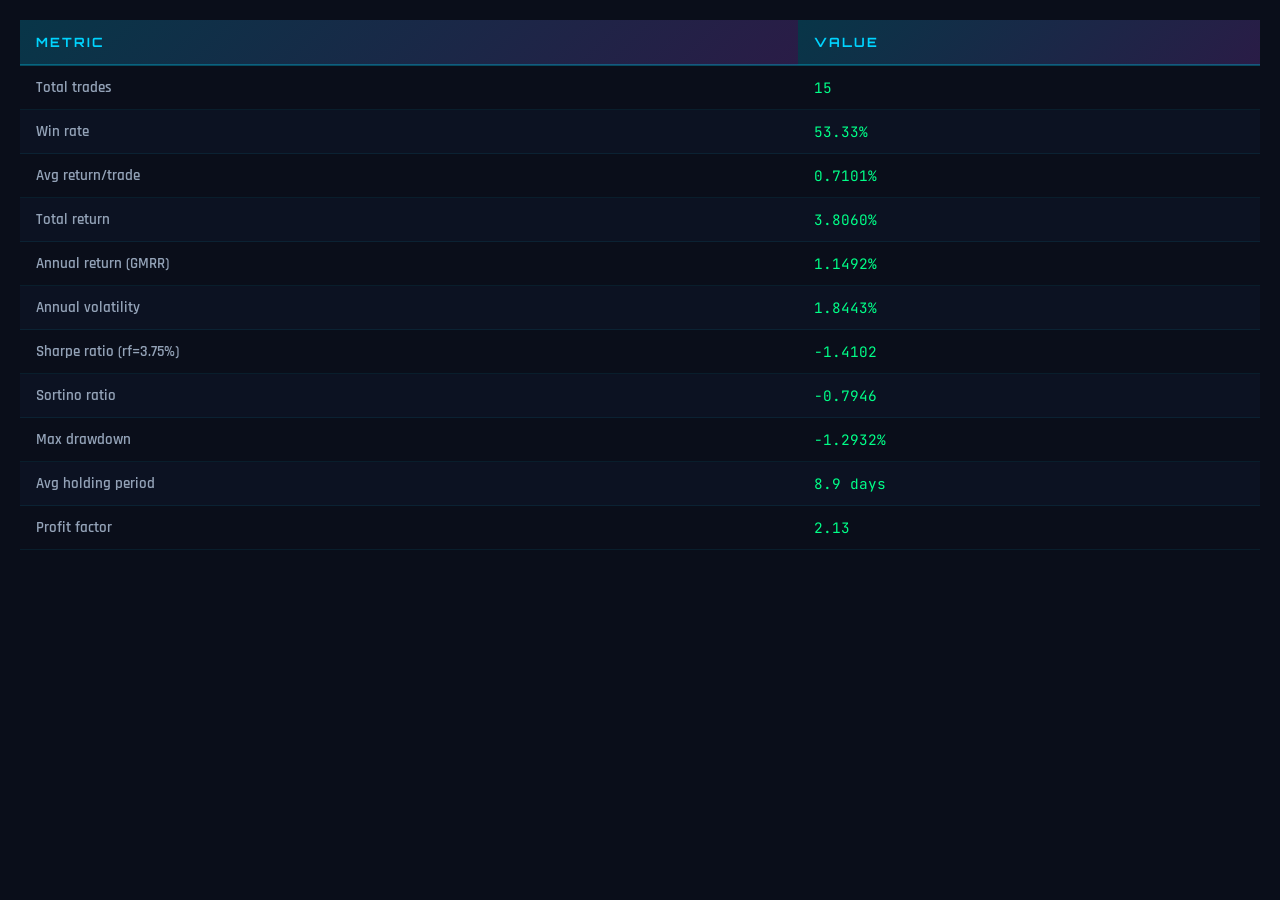
<file: summary_table.html>
<html><head>
<link href="https://fonts.googleapis.com/css2?family=Orbitron:wght@700&family=Rajdhani:wght@400;600&family=JetBrains+Mono&display=swap" rel="stylesheet">
<style>
body { background: #0a0e1a; margin: 0; padding: 20px; }
table { border-collapse: collapse; width: 100%; font-family: 'Rajdhani', sans-serif; }
th {
  background: linear-gradient(135deg, rgba(0,212,255,0.2), rgba(168,85,247,0.2));
  color: #00d4ff; font-family: 'Orbitron', monospace; font-size: 0.8rem;
  letter-spacing: 2px; text-transform: uppercase; padding: 14px 16px;
  border-bottom: 2px solid rgba(0,212,255,0.3); text-align: left;
}
td { padding: 12px 16px; color: #e2e8f0; border-bottom: 1px solid rgba(0,212,255,0.08); font-size: 0.95rem; }
td:first-child { color: #94a3b8; font-weight: 600; }
td:last-child { color: #00ff88; font-family: 'JetBrains Mono', monospace; font-size: 0.9rem; }
tr:hover { background: rgba(0,212,255,0.05); }
tr:nth-child(even) { background: rgba(15,23,42,0.5); }
</style></head><body>
<table class="dataframe">
  <thead>
    <tr style="text-align: right;">
      <th>Metric</th>
      <th>Value</th>
    </tr>
  </thead>
  <tbody>
    <tr>
      <td>Total trades</td>
      <td>15</td>
    </tr>
    <tr>
      <td>Win rate</td>
      <td>53.33%</td>
    </tr>
    <tr>
      <td>Avg return/trade</td>
      <td>0.7101%</td>
    </tr>
    <tr>
      <td>Total return</td>
      <td>3.8060%</td>
    </tr>
    <tr>
      <td>Annual return (GMRR)</td>
      <td>1.1492%</td>
    </tr>
    <tr>
      <td>Annual volatility</td>
      <td>1.8443%</td>
    </tr>
    <tr>
      <td>Sharpe ratio (rf=3.75%)</td>
      <td>-1.4102</td>
    </tr>
    <tr>
      <td>Sortino ratio</td>
      <td>-0.7946</td>
    </tr>
    <tr>
      <td>Max drawdown</td>
      <td>-1.2932%</td>
    </tr>
    <tr>
      <td>Avg holding period</td>
      <td>8.9 days</td>
    </tr>
    <tr>
      <td>Profit factor</td>
      <td>2.13</td>
    </tr>
  </tbody>
</table></body></html>
</file>
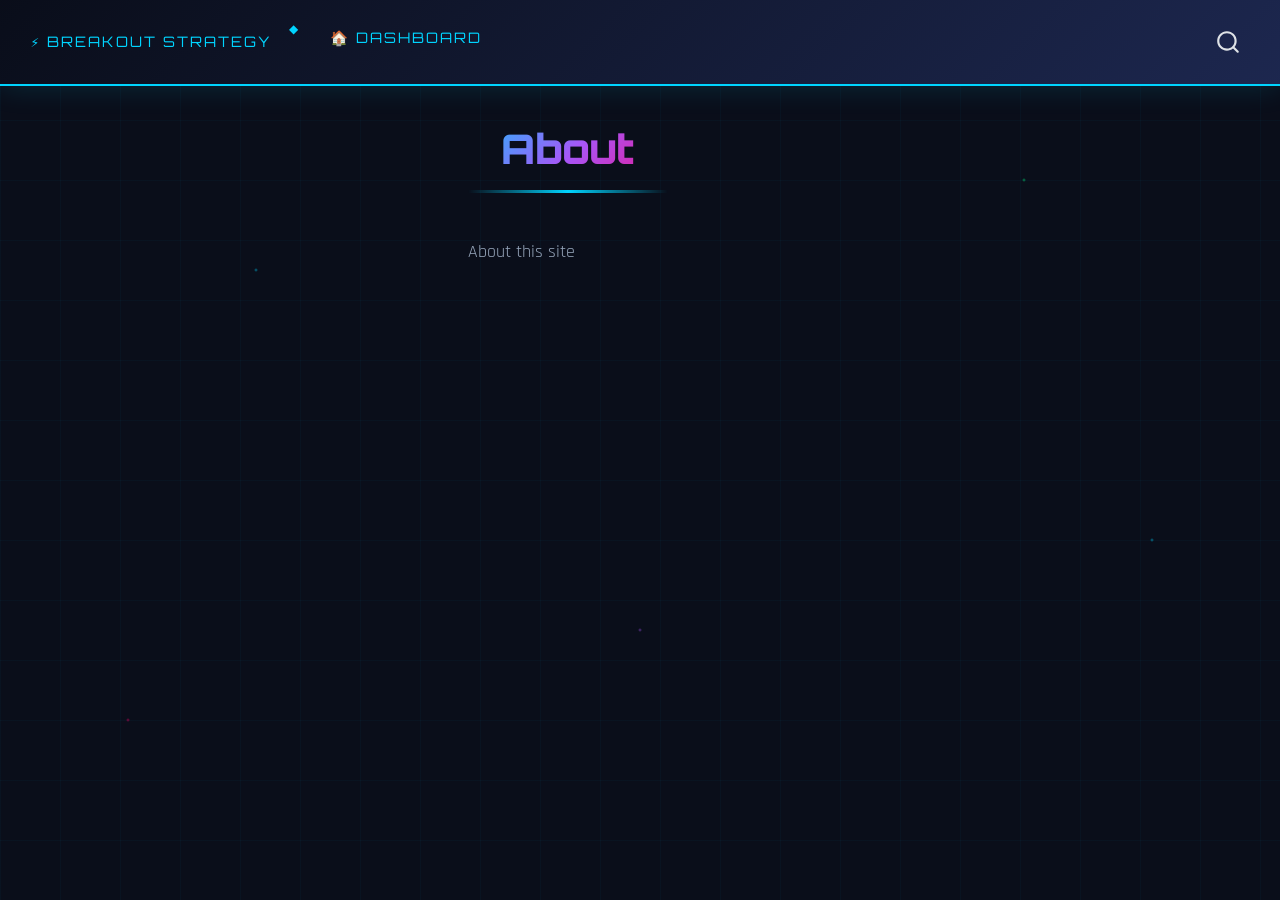
<file: docs/about.html>
<!DOCTYPE html>
<html xmlns="http://www.w3.org/1999/xhtml" lang="en" xml:lang="en"><head>

<meta charset="utf-8">
<meta name="generator" content="quarto-1.9.36">

<meta name="viewport" content="width=device-width, initial-scale=1.0, user-scalable=yes">


<title>About – ⚡ BREAKOUT STRATEGY</title>
<style>
/* Default styles provided by pandoc.
** See https://pandoc.org/MANUAL.html#variables-for-html for config info.
*/
code{white-space: pre-wrap;}
span.smallcaps{font-variant: small-caps;}
div.columns{display: flex; gap: min(4vw, 1.5em);}
div.column{flex: auto; overflow-x: auto;}
div.hanging-indent{margin-left: 1.5em; text-indent: -1.5em;}
ul.task-list{list-style: none;}
ul.task-list li input[type="checkbox"] {
  width: 0.8em;
  margin: 0 0.8em 0.2em -1em; /* quarto-specific, see https://github.com/quarto-dev/quarto-cli/issues/4556 */ 
  vertical-align: middle;
}
</style>


<script src="site_libs/quarto-nav/quarto-nav.js"></script>
<script src="site_libs/quarto-nav/headroom.min.js"></script>
<script src="site_libs/clipboard/clipboard.min.js"></script>
<script src="site_libs/quarto-search/autocomplete.umd.js"></script>
<script src="site_libs/quarto-search/fuse.min.js"></script>
<script src="site_libs/quarto-search/quarto-search.js"></script>
<meta name="quarto:offset" content="./">
<script src="site_libs/quarto-html/quarto.js" type="module"></script>
<script src="site_libs/quarto-html/tabsets/tabsets.js" type="module"></script>
<script src="site_libs/quarto-html/popper.min.js"></script>
<script src="site_libs/quarto-html/tippy.umd.min.js"></script>
<script src="site_libs/quarto-html/anchor.min.js"></script>
<link href="site_libs/quarto-html/tippy.css" rel="stylesheet">
<link href="site_libs/quarto-html/quarto-syntax-highlighting-dark-f418161beb48e0141c760e455f12af2c.css" rel="stylesheet" id="quarto-text-highlighting-styles">
<script src="site_libs/bootstrap/bootstrap.min.js"></script>
<link href="site_libs/bootstrap/bootstrap-icons.css" rel="stylesheet">
<link href="site_libs/bootstrap/bootstrap-4360c678b5099ca041644eb02eaa1bfe.min.css" rel="stylesheet" append-hash="true" id="quarto-bootstrap" data-mode="dark">
<script id="quarto-search-options" type="application/json">{
  "location": "navbar",
  "copy-button": false,
  "collapse-after": 3,
  "panel-placement": "end",
  "type": "overlay",
  "limit": 50,
  "keyboard-shortcut": [
    "f",
    "/",
    "s"
  ],
  "show-item-context": false,
  "language": {
    "search-no-results-text": "No results",
    "search-matching-documents-text": "matching documents",
    "search-copy-link-title": "Copy link to search",
    "search-hide-matches-text": "Hide additional matches",
    "search-more-match-text": "more match in this document",
    "search-more-matches-text": "more matches in this document",
    "search-clear-button-title": "Clear",
    "search-text-placeholder": "",
    "search-detached-cancel-button-title": "Cancel",
    "search-submit-button-title": "Submit",
    "search-label": "Search"
  }
}</script>


<link rel="stylesheet" href="styles.css">
</head>

<body class="nav-fixed quarto-light">

<div id="quarto-search-results"></div>
  <header id="quarto-header" class="headroom fixed-top">
    <nav class="navbar navbar-expand-lg " data-bs-theme="dark">
      <div class="navbar-container container-fluid">
      <div class="navbar-brand-container mx-auto">
    <a class="navbar-brand" href="./index.html">
    <span class="navbar-title">⚡ BREAKOUT STRATEGY</span>
    </a>
  </div>
            <div id="quarto-search" class="" title="Search"></div>
          <button class="navbar-toggler" type="button" data-bs-toggle="collapse" data-bs-target="#navbarCollapse" aria-controls="navbarCollapse" role="menu" aria-expanded="false" aria-label="Toggle navigation" onclick="if (window.quartoToggleHeadroom) { window.quartoToggleHeadroom(); }">
  <span class="navbar-toggler-icon"></span>
</button>
          <div class="collapse navbar-collapse" id="navbarCollapse">
            <ul class="navbar-nav navbar-nav-scroll me-auto">
  <li class="nav-item">
    <a class="nav-link" href="./index.html"> 
<span class="menu-text">🏠 Dashboard</span></a>
  </li>  
</ul>
          </div> <!-- /navcollapse -->
            <div class="quarto-navbar-tools">
</div>
      </div> <!-- /container-fluid -->
    </nav>
</header>
<!-- content -->
<div id="quarto-content" class="quarto-container page-columns page-rows-contents page-layout-article page-navbar">
<!-- sidebar -->
<!-- margin-sidebar -->
    <div id="quarto-margin-sidebar" class="sidebar margin-sidebar zindex-bottom">
        
    </div>
<!-- main -->
<main class="content" id="quarto-document-content">

<header id="title-block-header" class="quarto-title-block default">
<div class="quarto-title">
<h1 class="title">About</h1>
</div>



<div class="quarto-title-meta">

    
  
    
  </div>
  


</header>


<p>About this site</p>



</main> <!-- /main -->
<script id="quarto-html-after-body" type="application/javascript">
  window.document.addEventListener("DOMContentLoaded", function (event) {
    const icon = "";
    const anchorJS = new window.AnchorJS();
    anchorJS.options = {
      placement: 'right',
      icon: icon
    };
    anchorJS.add('.anchored');
    const isCodeAnnotation = (el) => {
      for (const clz of el.classList) {
        if (clz.startsWith('code-annotation-')) {                     
          return true;
        }
      }
      return false;
    }
    const onCopySuccess = function(e) {
      // button target
      const button = e.trigger;
      // don't keep focus
      button.blur();
      // flash "checked"
      button.classList.add('code-copy-button-checked');
      var currentTitle = button.getAttribute("title");
      button.setAttribute("title", "Copied!");
      let tooltip;
      if (window.bootstrap) {
        button.setAttribute("data-bs-toggle", "tooltip");
        button.setAttribute("data-bs-placement", "left");
        button.setAttribute("data-bs-title", "Copied!");
        tooltip = new bootstrap.Tooltip(button, 
          { trigger: "manual", 
            customClass: "code-copy-button-tooltip",
            offset: [0, -8]});
        tooltip.show();    
      }
      setTimeout(function() {
        if (tooltip) {
          tooltip.hide();
          button.removeAttribute("data-bs-title");
          button.removeAttribute("data-bs-toggle");
          button.removeAttribute("data-bs-placement");
        }
        button.setAttribute("title", currentTitle);
        button.classList.remove('code-copy-button-checked');
      }, 1000);
      // clear code selection
      e.clearSelection();
    }
    const getTextToCopy = function(trigger) {
      const outerScaffold = trigger.parentElement.cloneNode(true);
      const codeEl = outerScaffold.querySelector('code');
      for (const childEl of codeEl.children) {
        if (isCodeAnnotation(childEl)) {
          childEl.remove();
        }
      }
      return codeEl.innerText;
    }
    const clipboard = new window.ClipboardJS('.code-copy-button:not([data-in-quarto-modal])', {
      text: getTextToCopy
    });
    clipboard.on('success', onCopySuccess);
    if (window.document.getElementById('quarto-embedded-source-code-modal')) {
      const clipboardModal = new window.ClipboardJS('.code-copy-button[data-in-quarto-modal]', {
        text: getTextToCopy,
        container: window.document.getElementById('quarto-embedded-source-code-modal')
      });
      clipboardModal.on('success', onCopySuccess);
    }
      var localhostRegex = new RegExp(/^(?:http|https):\/\/localhost\:?[0-9]*\//);
      var mailtoRegex = new RegExp(/^mailto:/);
        var filterRegex = new RegExp('/' + window.location.host + '/');
      var isInternal = (href) => {
          return filterRegex.test(href) || localhostRegex.test(href) || mailtoRegex.test(href);
      }
      // Inspect non-navigation links and adorn them if external
     var links = window.document.querySelectorAll('a[href]:not(.nav-link):not(.navbar-brand):not(.toc-action):not(.sidebar-link):not(.sidebar-item-toggle):not(.pagination-link):not(.no-external):not([aria-hidden]):not(.dropdown-item):not(.quarto-navigation-tool):not(.about-link)');
      for (var i=0; i<links.length; i++) {
        const link = links[i];
        if (!isInternal(link.href)) {
          // undo the damage that might have been done by quarto-nav.js in the case of
          // links that we want to consider external
          if (link.dataset.originalHref !== undefined) {
            link.href = link.dataset.originalHref;
          }
        }
      }
    function tippyHover(el, contentFn, onTriggerFn, onUntriggerFn) {
      const config = {
        allowHTML: true,
        maxWidth: 500,
        delay: 100,
        arrow: false,
        appendTo: function(el) {
            return el.parentElement;
        },
        interactive: true,
        interactiveBorder: 10,
        theme: 'quarto',
        placement: 'bottom-start',
      };
      if (contentFn) {
        config.content = contentFn;
      }
      if (onTriggerFn) {
        config.onTrigger = onTriggerFn;
      }
      if (onUntriggerFn) {
        config.onUntrigger = onUntriggerFn;
      }
      window.tippy(el, config); 
    }
    const noterefs = window.document.querySelectorAll('a[role="doc-noteref"]');
    for (var i=0; i<noterefs.length; i++) {
      const ref = noterefs[i];
      tippyHover(ref, function() {
        // use id or data attribute instead here
        let href = ref.getAttribute('data-footnote-href') || ref.getAttribute('href');
        try { href = new URL(href).hash; } catch {}
        const id = href.replace(/^#\/?/, "");
        const note = window.document.getElementById(id);
        if (note) {
          return note.innerHTML;
        } else {
          return "";
        }
      });
    }
    const xrefs = window.document.querySelectorAll('a.quarto-xref');
    const processXRef = (id, note) => {
      // Strip column container classes
      const stripColumnClz = (el) => {
        el.classList.remove("page-full", "page-columns");
        if (el.children) {
          for (const child of el.children) {
            stripColumnClz(child);
          }
        }
      }
      stripColumnClz(note)
      if (id === null || id.startsWith('sec-')) {
        // Special case sections, only their first couple elements
        const container = document.createElement("div");
        if (note.children && note.children.length > 2) {
          container.appendChild(note.children[0].cloneNode(true));
          for (let i = 1; i < note.children.length; i++) {
            const child = note.children[i];
            if (child.tagName === "P" && child.innerText === "") {
              continue;
            } else {
              container.appendChild(child.cloneNode(true));
              break;
            }
          }
          if (window.Quarto?.typesetMath) {
            window.Quarto.typesetMath(container);
          }
          return container.innerHTML
        } else {
          if (window.Quarto?.typesetMath) {
            window.Quarto.typesetMath(note);
          }
          return note.innerHTML;
        }
      } else {
        // Remove any anchor links if they are present
        const anchorLink = note.querySelector('a.anchorjs-link');
        if (anchorLink) {
          anchorLink.remove();
        }
        if (window.Quarto?.typesetMath) {
          window.Quarto.typesetMath(note);
        }
        if (note.classList.contains("callout")) {
          return note.outerHTML;
        } else {
          return note.innerHTML;
        }
      }
    }
    for (var i=0; i<xrefs.length; i++) {
      const xref = xrefs[i];
      tippyHover(xref, undefined, function(instance) {
        instance.disable();
        let url = xref.getAttribute('href');
        let hash = undefined; 
        if (url.startsWith('#')) {
          hash = url;
        } else {
          try { hash = new URL(url).hash; } catch {}
        }
        if (hash) {
          const id = hash.replace(/^#\/?/, "");
          const note = window.document.getElementById(id);
          if (note !== null) {
            try {
              const html = processXRef(id, note.cloneNode(true));
              instance.setContent(html);
            } finally {
              instance.enable();
              instance.show();
            }
          } else {
            // See if we can fetch this
            fetch(url.split('#')[0])
            .then(res => res.text())
            .then(html => {
              const parser = new DOMParser();
              const htmlDoc = parser.parseFromString(html, "text/html");
              const note = htmlDoc.getElementById(id);
              if (note !== null) {
                const html = processXRef(id, note);
                instance.setContent(html);
              } 
            }).finally(() => {
              instance.enable();
              instance.show();
            });
          }
        } else {
          // See if we can fetch a full url (with no hash to target)
          // This is a special case and we should probably do some content thinning / targeting
          fetch(url)
          .then(res => res.text())
          .then(html => {
            const parser = new DOMParser();
            const htmlDoc = parser.parseFromString(html, "text/html");
            const note = htmlDoc.querySelector('main.content');
            if (note !== null) {
              // This should only happen for chapter cross references
              // (since there is no id in the URL)
              // remove the first header
              if (note.children.length > 0 && note.children[0].tagName === "HEADER") {
                note.children[0].remove();
              }
              const html = processXRef(null, note);
              instance.setContent(html);
            } 
          }).finally(() => {
            instance.enable();
            instance.show();
          });
        }
      }, function(instance) {
      });
    }
        let selectedAnnoteEl;
        const selectorForAnnotation = ( cell, annotation) => {
          let cellAttr = 'data-code-cell="' + cell + '"';
          let lineAttr = 'data-code-annotation="' +  annotation + '"';
          const selector = 'span[' + cellAttr + '][' + lineAttr + ']';
          return selector;
        }
        const selectCodeLines = (annoteEl) => {
          const doc = window.document;
          const targetCell = annoteEl.getAttribute("data-target-cell");
          const targetAnnotation = annoteEl.getAttribute("data-target-annotation");
          const annoteSpan = window.document.querySelector(selectorForAnnotation(targetCell, targetAnnotation));
          const lines = annoteSpan.getAttribute("data-code-lines").split(",");
          const lineIds = lines.map((line) => {
            return targetCell + "-" + line;
          })
          let top = null;
          let height = null;
          let parent = null;
          if (lineIds.length > 0) {
              //compute the position of the single el (top and bottom and make a div)
              const el = window.document.getElementById(lineIds[0]);
              top = el.offsetTop;
              height = el.offsetHeight;
              parent = el.parentElement.parentElement;
            if (lineIds.length > 1) {
              const lastEl = window.document.getElementById(lineIds[lineIds.length - 1]);
              const bottom = lastEl.offsetTop + lastEl.offsetHeight;
              height = bottom - top;
            }
            if (top !== null && height !== null && parent !== null) {
              // cook up a div (if necessary) and position it 
              let div = window.document.getElementById("code-annotation-line-highlight");
              if (div === null) {
                div = window.document.createElement("div");
                div.setAttribute("id", "code-annotation-line-highlight");
                div.style.position = 'absolute';
                parent.appendChild(div);
              }
              div.style.top = top - 2 + "px";
              div.style.height = height + 4 + "px";
              div.style.left = 0;
              let gutterDiv = window.document.getElementById("code-annotation-line-highlight-gutter");
              if (gutterDiv === null) {
                gutterDiv = window.document.createElement("div");
                gutterDiv.setAttribute("id", "code-annotation-line-highlight-gutter");
                gutterDiv.style.position = 'absolute';
                const codeCell = window.document.getElementById(targetCell);
                const gutter = codeCell.querySelector('.code-annotation-gutter');
                gutter.appendChild(gutterDiv);
              }
              gutterDiv.style.top = top - 2 + "px";
              gutterDiv.style.height = height + 4 + "px";
            }
            selectedAnnoteEl = annoteEl;
          }
        };
        const unselectCodeLines = () => {
          const elementsIds = ["code-annotation-line-highlight", "code-annotation-line-highlight-gutter"];
          elementsIds.forEach((elId) => {
            const div = window.document.getElementById(elId);
            if (div) {
              div.remove();
            }
          });
          selectedAnnoteEl = undefined;
        };
          // Handle positioning of the toggle
      window.addEventListener(
        "resize",
        throttle(() => {
          elRect = undefined;
          if (selectedAnnoteEl) {
            selectCodeLines(selectedAnnoteEl);
          }
        }, 10)
      );
      function throttle(fn, ms) {
      let throttle = false;
      let timer;
        return (...args) => {
          if(!throttle) { // first call gets through
              fn.apply(this, args);
              throttle = true;
          } else { // all the others get throttled
              if(timer) clearTimeout(timer); // cancel #2
              timer = setTimeout(() => {
                fn.apply(this, args);
                timer = throttle = false;
              }, ms);
          }
        };
      }
        // Attach click handler to the DT
        const annoteDls = window.document.querySelectorAll('dt[data-target-cell]');
        for (const annoteDlNode of annoteDls) {
          annoteDlNode.addEventListener('click', (event) => {
            const clickedEl = event.target;
            if (clickedEl !== selectedAnnoteEl) {
              unselectCodeLines();
              const activeEl = window.document.querySelector('dt[data-target-cell].code-annotation-active');
              if (activeEl) {
                activeEl.classList.remove('code-annotation-active');
              }
              selectCodeLines(clickedEl);
              clickedEl.classList.add('code-annotation-active');
            } else {
              // Unselect the line
              unselectCodeLines();
              clickedEl.classList.remove('code-annotation-active');
            }
          });
        }
    const findCites = (el) => {
      const parentEl = el.parentElement;
      if (parentEl) {
        const cites = parentEl.dataset.cites;
        if (cites) {
          return {
            el,
            cites: cites.split(' ')
          };
        } else {
          return findCites(el.parentElement)
        }
      } else {
        return undefined;
      }
    };
    var bibliorefs = window.document.querySelectorAll('a[role="doc-biblioref"]');
    for (var i=0; i<bibliorefs.length; i++) {
      const ref = bibliorefs[i];
      const citeInfo = findCites(ref);
      if (citeInfo) {
        tippyHover(citeInfo.el, function() {
          var popup = window.document.createElement('div');
          citeInfo.cites.forEach(function(cite) {
            var citeDiv = window.document.createElement('div');
            citeDiv.classList.add('hanging-indent');
            citeDiv.classList.add('csl-entry');
            var biblioDiv = window.document.getElementById('ref-' + cite);
            if (biblioDiv) {
              citeDiv.innerHTML = biblioDiv.innerHTML;
            }
            popup.appendChild(citeDiv);
          });
          return popup.innerHTML;
        });
      }
    }
  });
  </script>
</div> <!-- /content -->




</body></html>
</file>
<file: docs/site_libs/quarto-html/tippy.css>
.tippy-box[data-animation=fade][data-state=hidden]{opacity:0}[data-tippy-root]{max-width:calc(100vw - 10px)}.tippy-box{position:relative;background-color:#333;color:#fff;border-radius:4px;font-size:14px;line-height:1.4;white-space:normal;outline:0;transition-property:transform,visibility,opacity}.tippy-box[data-placement^=top]>.tippy-arrow{bottom:0}.tippy-box[data-placement^=top]>.tippy-arrow:before{bottom:-7px;left:0;border-width:8px 8px 0;border-top-color:initial;transform-origin:center top}.tippy-box[data-placement^=bottom]>.tippy-arrow{top:0}.tippy-box[data-placement^=bottom]>.tippy-arrow:before{top:-7px;left:0;border-width:0 8px 8px;border-bottom-color:initial;transform-origin:center bottom}.tippy-box[data-placement^=left]>.tippy-arrow{right:0}.tippy-box[data-placement^=left]>.tippy-arrow:before{border-width:8px 0 8px 8px;border-left-color:initial;right:-7px;transform-origin:center left}.tippy-box[data-placement^=right]>.tippy-arrow{left:0}.tippy-box[data-placement^=right]>.tippy-arrow:before{left:-7px;border-width:8px 8px 8px 0;border-right-color:initial;transform-origin:center right}.tippy-box[data-inertia][data-state=visible]{transition-timing-function:cubic-bezier(.54,1.5,.38,1.11)}.tippy-arrow{width:16px;height:16px;color:#333}.tippy-arrow:before{content:"";position:absolute;border-color:transparent;border-style:solid}.tippy-content{position:relative;padding:5px 9px;z-index:1}
</file>
<file: docs/site_libs/quarto-html/quarto-syntax-highlighting-dark-f418161beb48e0141c760e455f12af2c.css>
/* quarto syntax highlight colors */
:root {
  --quarto-hl-al-color: #f07178;
  --quarto-hl-an-color: #d4d0ab;
  --quarto-hl-at-color: #00e0e0;
  --quarto-hl-bn-color: #d4d0ab;
  --quarto-hl-bu-color: #abe338;
  --quarto-hl-ch-color: #abe338;
  --quarto-hl-co-color: #f8f8f2;
  --quarto-hl-cv-color: #ffd700;
  --quarto-hl-cn-color: #ffd700;
  --quarto-hl-cf-color: #ffa07a;
  --quarto-hl-dt-color: #ffa07a;
  --quarto-hl-dv-color: #d4d0ab;
  --quarto-hl-do-color: #f8f8f2;
  --quarto-hl-er-color: #f07178;
  --quarto-hl-ex-color: #00e0e0;
  --quarto-hl-fl-color: #d4d0ab;
  --quarto-hl-fu-color: #ffa07a;
  --quarto-hl-im-color: #abe338;
  --quarto-hl-in-color: #d4d0ab;
  --quarto-hl-kw-color: #ffa07a;
  --quarto-hl-op-color: #ffa07a;
  --quarto-hl-ot-color: #00e0e0;
  --quarto-hl-pp-color: #dcc6e0;
  --quarto-hl-re-color: #00e0e0;
  --quarto-hl-sc-color: #abe338;
  --quarto-hl-ss-color: #abe338;
  --quarto-hl-st-color: #abe338;
  --quarto-hl-va-color: #00e0e0;
  --quarto-hl-vs-color: #abe338;
  --quarto-hl-wa-color: #dcc6e0;
}

/* other quarto variables */
:root {
  --quarto-font-monospace: SFMono-Regular, Menlo, Monaco, Consolas, "Liberation Mono", "Courier New", monospace;
}

/* syntax highlight based on Pandoc's rules */
pre > code.sourceCode > span {
  color: #f8f8f2;
}

code.sourceCode > span {
  color: #f8f8f2;
}

div.sourceCode,
div.sourceCode pre.sourceCode {
  color: #f8f8f2;
}

/* Normal */
code span {
  color: #f8f8f2;
}

/* Alert */
code span.al {
  color: #f07178;
}

/* Annotation */
code span.an {
  color: #d4d0ab;
}

/* Attribute */
code span.at {
  color: #00e0e0;
}

/* BaseN */
code span.bn {
  color: #d4d0ab;
}

/* BuiltIn */
code span.bu {
  color: #abe338;
}

/* ControlFlow */
code span.cf {
  font-weight: bold;
  color: #ffa07a;
}

/* Char */
code span.ch {
  color: #abe338;
}

/* Constant */
code span.cn {
  color: #ffd700;
}

/* Comment */
code span.co {
  font-style: italic;
  color: #f8f8f2;
}

/* CommentVar */
code span.cv {
  color: #ffd700;
}

/* Documentation */
code span.do {
  color: #f8f8f2;
}

/* DataType */
code span.dt {
  color: #ffa07a;
}

/* DecVal */
code span.dv {
  color: #d4d0ab;
}

/* Error */
code span.er {
  color: #f07178;
  text-decoration: underline;
}

/* Extension */
code span.ex {
  font-weight: bold;
  color: #00e0e0;
}

/* Float */
code span.fl {
  color: #d4d0ab;
}

/* Function */
code span.fu {
  color: #ffa07a;
}

/* Import */
code span.im {
  color: #abe338;
}

/* Information */
code span.in {
  color: #d4d0ab;
}

/* Keyword */
code span.kw {
  font-weight: bold;
  color: #ffa07a;
}

/* Operator */
code span.op {
  color: #ffa07a;
}

/* Other */
code span.ot {
  color: #00e0e0;
}

/* Preprocessor */
code span.pp {
  color: #dcc6e0;
}

/* RegionMarker */
code span.re {
  background-color: #f8f8f2;
  color: #00e0e0;
}

/* SpecialChar */
code span.sc {
  color: #abe338;
}

/* SpecialString */
code span.ss {
  color: #abe338;
}

/* String */
code span.st {
  color: #abe338;
}

/* Variable */
code span.va {
  color: #00e0e0;
}

/* VerbatimString */
code span.vs {
  color: #abe338;
}

/* Warning */
code span.wa {
  color: #dcc6e0;
}

.prevent-inlining {
  content: "</";
}

/*# sourceMappingURL=378c2a0cc31455d06730fbe37c8f3789.css.map */
</file>
<file: docs/styles.css>
/* === TECH / SCI-FI THEME === */

@import url('https://fonts.googleapis.com/css2?family=Orbitron:wght@400;700;900&family=Rajdhani:wght@300;400;500;600;700&family=JetBrains+Mono:wght@400;700&display=swap');

:root {
  --neon-blue: #00d4ff;
  --neon-green: #00ff88;
  --neon-purple: #a855f7;
  --neon-pink: #ff006e;
  --dark-bg: #0a0e1a;
  --card-bg: rgba(15, 23, 42, 0.85);
  --border-glow: rgba(0, 212, 255, 0.3);
  --text-primary: #e2e8f0;
  --text-secondary: #94a3b8;
}

body {
  background: var(--dark-bg) !important;
  color: var(--text-primary) !important;
  font-family: 'Rajdhani', sans-serif !important;
  font-size: 1.05rem;
  overflow-x: hidden;
}

/* Animated grid background */
body::before {
  content: '';
  position: fixed;
  top: 0; left: 0; right: 0; bottom: 0;
  background:
    linear-gradient(rgba(0,212,255,0.03) 1px, transparent 1px),
    linear-gradient(90deg, rgba(0,212,255,0.03) 1px, transparent 1px);
  background-size: 60px 60px;
  animation: gridMove 20s linear infinite;
  z-index: -1;
  pointer-events: none;
}

@keyframes gridMove {
  0% { transform: translate(0, 0); }
  100% { transform: translate(60px, 60px); }
}

/* Floating particles effect via radial gradient */
body::after {
  content: '';
  position: fixed;
  top: 0; left: 0; right: 0; bottom: 0;
  background:
    radial-gradient(2px 2px at 20% 30%, var(--neon-blue), transparent),
    radial-gradient(2px 2px at 80% 20%, var(--neon-green), transparent),
    radial-gradient(2px 2px at 50% 70%, var(--neon-purple), transparent),
    radial-gradient(2px 2px at 10% 80%, var(--neon-pink), transparent),
    radial-gradient(2px 2px at 90% 60%, var(--neon-blue), transparent);
  animation: particleFloat 15s ease-in-out infinite alternate;
  opacity: 0.5;
  z-index: -1;
  pointer-events: none;
}

@keyframes particleFloat {
  0% { transform: translateY(0); }
  100% { transform: translateY(-30px); }
}

/* Navbar */
.navbar {
  background: linear-gradient(135deg, rgba(10,14,26,0.95), rgba(30,41,82,0.95)) !important;
  border-bottom: 2px solid var(--neon-blue) !important;
  box-shadow: 0 0 30px rgba(0,212,255,0.15);
  backdrop-filter: blur(20px);
}

.navbar-brand, .nav-link {
  font-family: 'Orbitron', monospace !important;
  color: var(--neon-blue) !important;
  text-transform: uppercase;
  letter-spacing: 2px;
  font-size: 0.85rem !important;
  transition: all 0.3s ease;
}

.nav-link:hover {
  color: var(--neon-green) !important;
  text-shadow: 0 0 15px var(--neon-green);
}

/* Main content */
#quarto-content {
  background: transparent !important;
}

.page-columns {
  background: transparent !important;
}

main {
  max-width: 1100px;
  margin: 0 auto;
  padding: 2rem;
}

/* Title */
h1.title {
  font-family: 'Orbitron', monospace !important;
  font-weight: 900 !important;
  font-size: 2.4rem !important;
  background: linear-gradient(135deg, var(--neon-blue), var(--neon-purple), var(--neon-pink));
  -webkit-background-clip: text;
  -webkit-text-fill-color: transparent;
  background-clip: text;
  text-align: center;
  padding: 1.5rem 0;
  animation: titleGlow 3s ease-in-out infinite alternate;
  position: relative;
}

@keyframes titleGlow {
  0% { filter: brightness(1); }
  100% { filter: brightness(1.3); }
}

h1.title::after {
  content: '';
  display: block;
  width: 200px;
  height: 3px;
  background: linear-gradient(90deg, transparent, var(--neon-blue), transparent);
  margin: 1rem auto 0;
  animation: lineExpand 2s ease-in-out infinite alternate;
}

@keyframes lineExpand {
  0% { width: 100px; opacity: 0.5; }
  100% { width: 300px; opacity: 1; }
}

/* Section headers */
h2 {
  font-family: 'Orbitron', monospace !important;
  color: var(--neon-blue) !important;
  font-size: 1.5rem !important;
  letter-spacing: 3px;
  text-transform: uppercase;
  margin-top: 3rem !important;
  margin-bottom: 1.5rem !important;
  padding: 0.8rem 1.2rem;
  border-left: 4px solid var(--neon-blue);
  background: linear-gradient(90deg, rgba(0,212,255,0.1), transparent);
  position: relative;
  overflow: hidden;
}

h2::before {
  content: '▶ ';
  color: var(--neon-green);
  font-size: 0.8em;
}

h2::after {
  content: '';
  position: absolute;
  top: 0; left: -100%;
  width: 100%; height: 100%;
  background: linear-gradient(90deg, transparent, rgba(0,212,255,0.08), transparent);
  animation: scanLine 4s linear infinite;
}

@keyframes scanLine {
  0% { left: -100%; }
  100% { left: 100%; }
}

/* Paragraphs */
p {
  color: var(--text-secondary);
  line-height: 1.8;
  font-size: 1.05rem;
}

strong {
  color: var(--neon-green) !important;
}

/* Lists */
ul {
  list-style: none;
  padding-left: 0;
}

ul li {
  position: relative;
  padding-left: 1.8rem;
  margin-bottom: 0.6rem;
  color: var(--text-secondary);
}

ul li::before {
  content: '◆';
  position: absolute;
  left: 0;
  color: var(--neon-blue);
  font-size: 0.7rem;
  top: 0.25rem;
}

/* iframes — glowing card style */
iframe {
  border: 1px solid var(--border-glow) !important;
  border-radius: 12px !important;
  background: var(--card-bg);
  box-shadow:
    0 0 20px rgba(0,212,255,0.1),
    inset 0 0 20px rgba(0,0,0,0.3);
  transition: all 0.4s ease;
}

iframe:hover {
  border-color: var(--neon-blue) !important;
  box-shadow:
    0 0 40px rgba(0,212,255,0.2),
    0 0 80px rgba(0,212,255,0.05),
    inset 0 0 20px rgba(0,0,0,0.3);
  transform: translateY(-3px);
}

/* Links */
a {
  color: var(--neon-blue) !important;
  text-decoration: none;
  transition: all 0.3s;
  position: relative;
}

a:hover {
  color: var(--neon-green) !important;
  text-shadow: 0 0 10px var(--neon-green);
}

/* TOC */
#TOC {
  background: var(--card-bg) !important;
  border: 1px solid var(--border-glow);
  border-radius: 12px;
  padding: 1rem;
}

#TOC a {
  color: var(--text-secondary) !important;
  font-family: 'Rajdhani', sans-serif !important;
}

#TOC a:hover, #TOC a.active {
  color: var(--neon-blue) !important;
}

/* Scrollbar */
::-webkit-scrollbar {
  width: 8px;
}
::-webkit-scrollbar-track {
  background: var(--dark-bg);
}
::-webkit-scrollbar-thumb {
  background: linear-gradient(var(--neon-blue), var(--neon-purple));
  border-radius: 4px;
}

/* Fade-in animation for sections */
.level2 {
  opacity: 0;
  transform: translateY(30px);
  animation: fadeInUp 0.8s ease forwards;
}

.level2:nth-child(1) { animation-delay: 0.1s; }
.level2:nth-child(2) { animation-delay: 0.2s; }
.level2:nth-child(3) { animation-delay: 0.3s; }
.level2:nth-child(4) { animation-delay: 0.4s; }
.level2:nth-child(5) { animation-delay: 0.5s; }
.level2:nth-child(6) { animation-delay: 0.6s; }
.level2:nth-child(7) { animation-delay: 0.7s; }
.level2:nth-child(8) { animation-delay: 0.8s; }

@keyframes fadeInUp {
  to {
    opacity: 1;
    transform: translateY(0);
  }
}

/* Footer */
.nav-footer {
  background: rgba(10,14,26,0.95) !important;
  border-top: 1px solid var(--border-glow);
  color: var(--text-secondary) !important;
}
</file>
